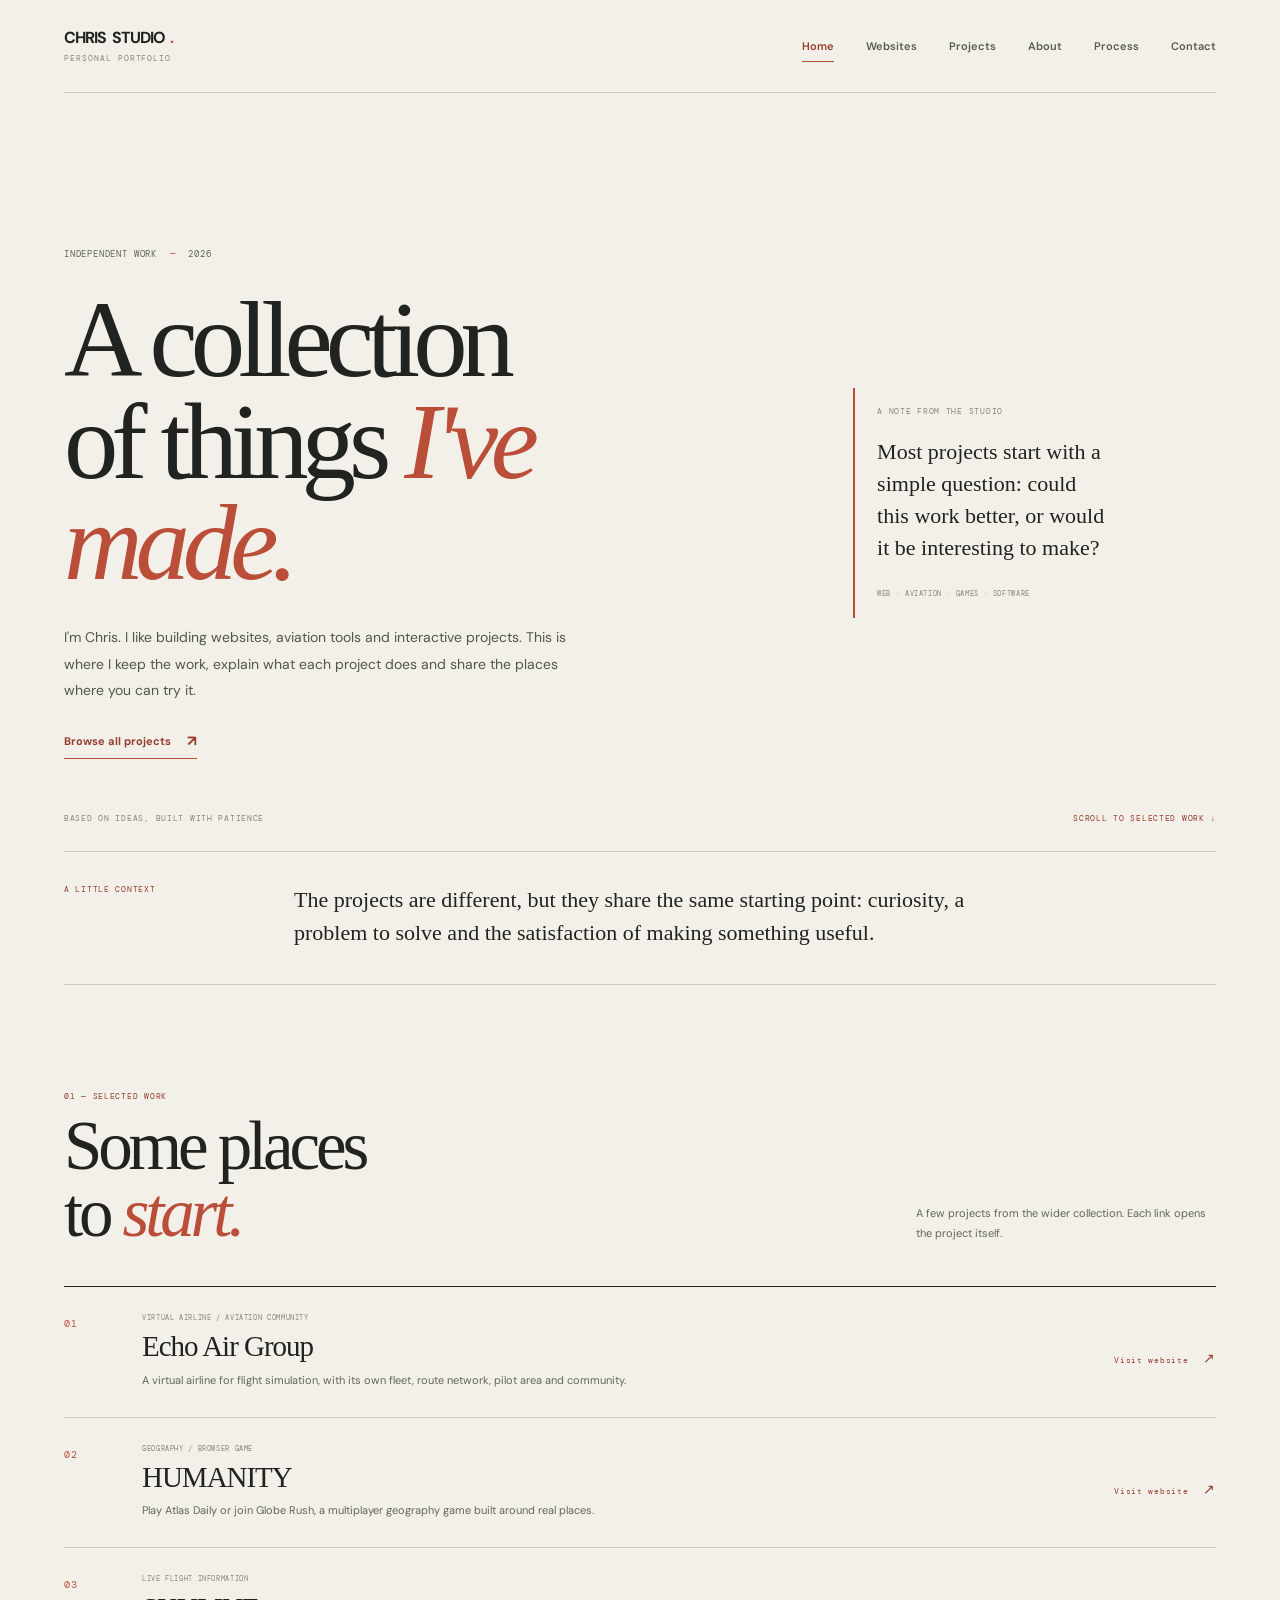
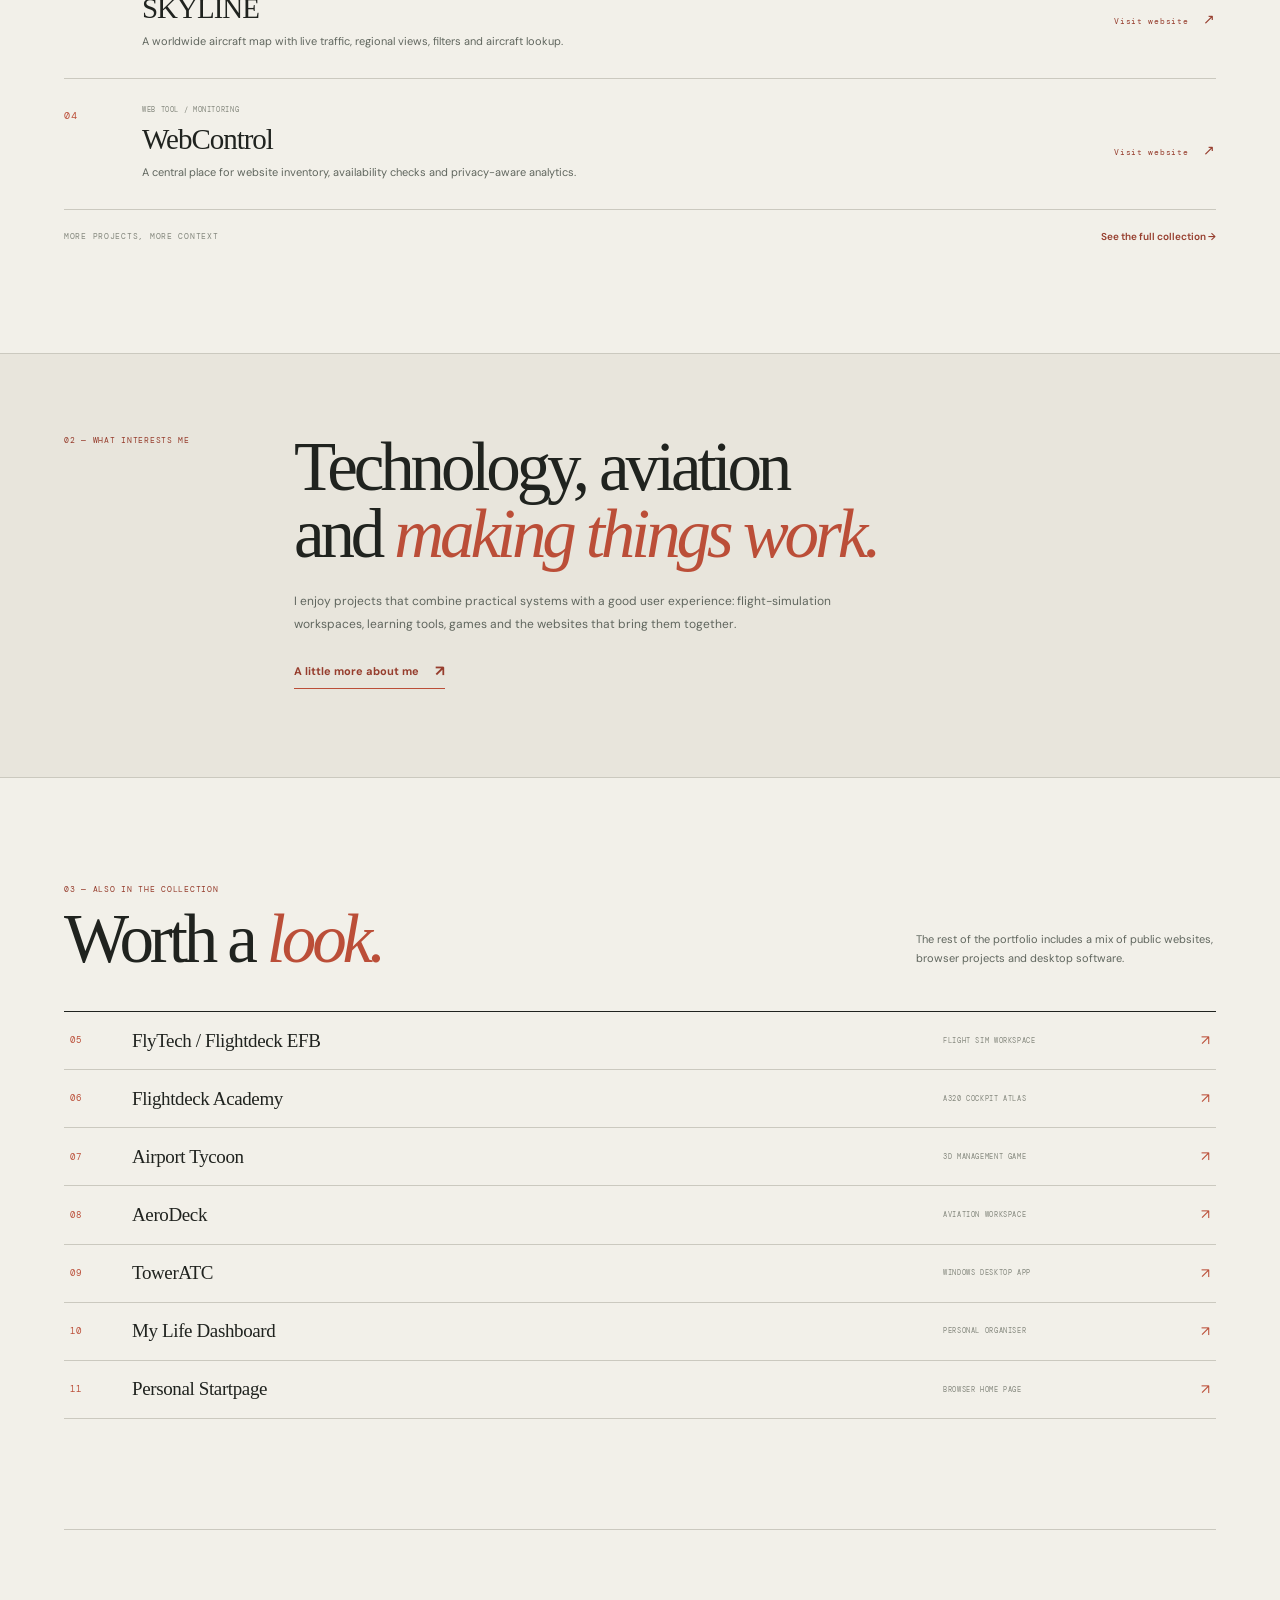
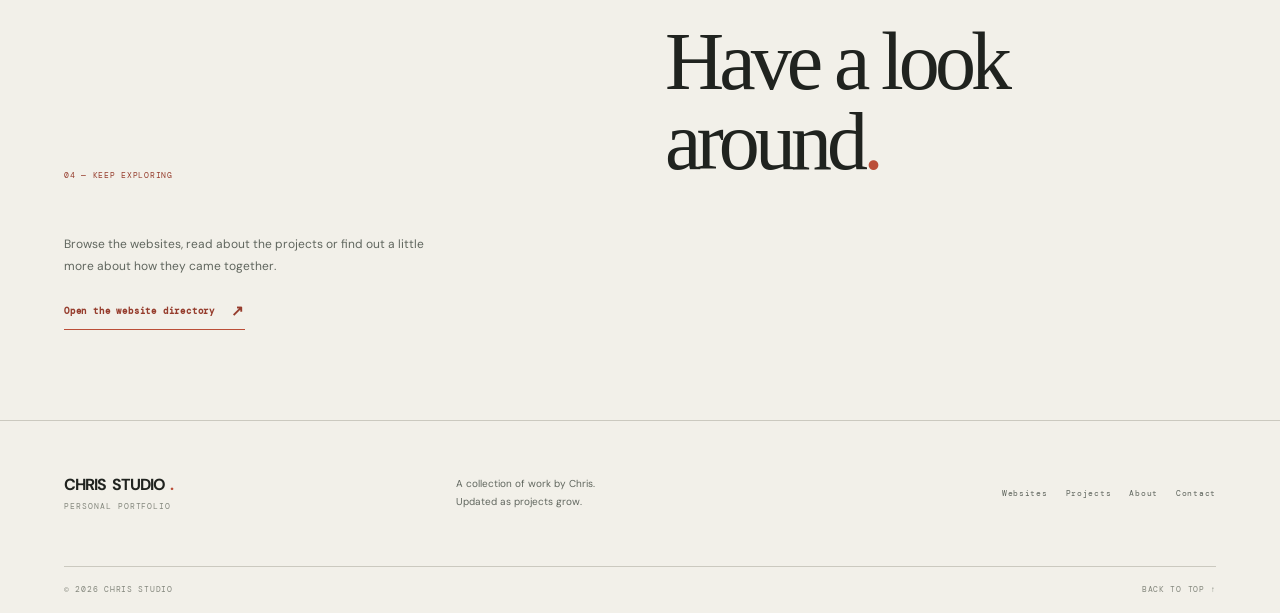
<file: index.html>
<!doctype html>
<html lang="en">
<head>
<meta charset="utf-8">
<meta name="viewport" content="width=device-width, initial-scale=1">
<meta name="theme-color" content="#f2f0e9">
<title>Chris Studio — Selected work</title>
<meta name="description" content="The personal portfolio of Chris. A collection of websites, aviation projects, games and useful tools.">
<link rel="icon" href="assets/favicon.svg" type="image/svg+xml">
<link rel="preconnect" href="https://fonts.googleapis.com">
<link rel="preconnect" href="https://fonts.gstatic.com" crossorigin>
<link href="https://fonts.googleapis.com/css2?family=DM+Sans:wght@400;500;600;700&family=DM+Mono:wght@400;500&display=swap" rel="stylesheet">
<link rel="stylesheet" href="styles.css">
<meta property="og:type" content="website">
<meta property="og:title" content="Chris Studio — Selected work">
<meta property="og:description" content="A collection of websites, aviation projects, games and useful tools by Chris.">
<meta property="og:image" content="https://echoairgroup.github.io/CHRIS-STUDIO/assets/social-card.svg">
</head>
<body data-page="home">
<a class="skip-link" href="#main">Skip to content</a>
<header class="site-header">
  <a class="wordmark" href="index.html"><span>CHRIS</span> STUDIO<span class="wordmark-period">.</span><small>PERSONAL PORTFOLIO</small></a>
  <button class="menu-toggle" type="button" aria-expanded="false" aria-controls="primary-nav">Menu <span>＋</span></button>
  <nav class="primary-nav" id="primary-nav" aria-label="Main navigation">
    <a href="index.html" data-page-link="home">Home</a>
    <a href="websites.html" data-page-link="websites">Websites</a>
    <a href="projects.html" data-page-link="projects">Projects</a>
    <a href="about.html" data-page-link="about">About</a>
    <a href="journey.html" data-page-link="journey">Process</a>
    <a href="contact.html" data-page-link="contact">Contact</a>
  </nav>
</header>

<main id="main">
  <section class="hero page-width">
    <div class="hero-main">
      <p class="eyebrow">INDEPENDENT WORK <span>—</span> 2026</p>
      <h1>A collection<br>of things <em>I've made.</em></h1>
      <p class="hero-copy">I'm Chris. I like building websites, aviation tools and interactive projects. This is where I keep the work, explain what each project does and share the places where you can try it.</p>
      <a class="under-link" href="projects.html">Browse all projects <span>↗</span></a>
    </div>
    <aside class="hero-aside">
      <p class="aside-index">A NOTE FROM THE STUDIO</p>
      <p>Most projects start with a simple question: could this work better, or would it be interesting to make?</p>
      <p class="aside-small">WEB · AVIATION · GAMES · SOFTWARE</p>
    </aside>
    <div class="hero-bottom"><span>BASED ON IDEAS, BUILT WITH PATIENCE</span><a href="#selected-work">SCROLL TO SELECTED WORK ↓</a></div>
  </section>

  <section class="intro-line page-width">
    <p class="section-label">A LITTLE CONTEXT</p>
    <p>The projects are different, but they share the same starting point: curiosity, a problem to solve and the satisfaction of making something useful.</p>
  </section>

  <section class="section page-width" id="selected-work">
    <div class="section-heading">
      <div><p class="section-label">01 — SELECTED WORK</p><h2>Some places<br>to <em>start.</em></h2></div>
      <p class="heading-note">A few projects from the wider collection. Each link opens the project itself.</p>
    </div>

    <div class="selected-list">
      <article class="selected-row">
        <span class="item-number">01</span>
        <div class="item-main"><p class="item-type">VIRTUAL AIRLINE / AVIATION COMMUNITY</p><h3>Echo Air Group</h3><p>A virtual airline for flight simulation, with its own fleet, route network, pilot area and community.</p></div>
        <a class="item-link" href="https://echoairgroup.github.io/Echo-Air-Group/" target="_blank" rel="noreferrer">Visit website <span>↗</span></a>
      </article>
      <article class="selected-row">
        <span class="item-number">02</span>
        <div class="item-main"><p class="item-type">GEOGRAPHY / BROWSER GAME</p><h3>HUMANITY</h3><p>Play Atlas Daily or join Globe Rush, a multiplayer geography game built around real places.</p></div>
        <a class="item-link" href="https://echoairgroup.github.io/HUMANITY/" target="_blank" rel="noreferrer">Visit website <span>↗</span></a>
      </article>
      <article class="selected-row">
        <span class="item-number">03</span>
        <div class="item-main"><p class="item-type">LIVE FLIGHT INFORMATION</p><h3>SKYLINE</h3><p>A worldwide aircraft map with live traffic, regional views, filters and aircraft lookup.</p></div>
        <a class="item-link" href="https://echoairgroup.github.io/SKYLINE/" target="_blank" rel="noreferrer">Visit website <span>↗</span></a>
      </article>
      <article class="selected-row">
        <span class="item-number">04</span>
        <div class="item-main"><p class="item-type">WEB TOOL / MONITORING</p><h3>WebControl</h3><p>A central place for website inventory, availability checks and privacy-aware analytics.</p></div>
        <a class="item-link" href="https://echoairgroup.github.io/webcontrol/" target="_blank" rel="noreferrer">Visit website <span>↗</span></a>
      </article>
    </div>
    <div class="section-end"><span>MORE PROJECTS, MORE CONTEXT</span><a href="projects.html">See the full collection →</a></div>
  </section>

  <section class="about-band">
    <div class="page-width about-band-inner">
      <p class="section-label">02 — WHAT INTERESTS ME</p>
      <div><h2>Technology, aviation<br>and <em>making things work.</em></h2><p>I enjoy projects that combine practical systems with a good user experience: flight-simulation workspaces, learning tools, games and the websites that bring them together.</p><a class="under-link" href="about.html">A little more about me <span>↗</span></a></div>
    </div>
  </section>

  <section class="section page-width other-work">
    <div class="section-heading">
      <div><p class="section-label">03 — ALSO IN THE COLLECTION</p><h2>Worth a <em>look.</em></h2></div>
      <p class="heading-note">The rest of the portfolio includes a mix of public websites, browser projects and desktop software.</p>
    </div>
    <div class="compact-list">
      <a href="https://echoairgroup.github.io/flightdeck-efb/" target="_blank" rel="noreferrer"><span>05</span><b>FlyTech / Flightdeck EFB</b><small>FLIGHT SIM WORKSPACE</small><i>↗</i></a>
      <a href="https://echoairgroup.github.io/Flightdeck-Academy/" target="_blank" rel="noreferrer"><span>06</span><b>Flightdeck Academy</b><small>A320 COCKPIT ATLAS</small><i>↗</i></a>
      <a href="https://echoairgroup.github.io/airport-tycoon/" target="_blank" rel="noreferrer"><span>07</span><b>Airport Tycoon</b><small>3D MANAGEMENT GAME</small><i>↗</i></a>
      <a href="https://echoairgroup.github.io/aerodeck/" target="_blank" rel="noreferrer"><span>08</span><b>AeroDeck</b><small>AVIATION WORKSPACE</small><i>↗</i></a>
      <a href="project-details.html#tower-atc"><span>09</span><b>TowerATC</b><small>WINDOWS DESKTOP APP</small><i>↗</i></a>
      <a href="https://echoairgroup.github.io/My-Life-Dashboard/" target="_blank" rel="noreferrer"><span>10</span><b>My Life Dashboard</b><small>PERSONAL ORGANISER</small><i>↗</i></a>
      <a href="https://echoairgroup.github.io/Personal-Startpage/" target="_blank" rel="noreferrer"><span>11</span><b>Personal Startpage</b><small>BROWSER HOME PAGE</small><i>↗</i></a>
    </div>
  </section>

  <section class="closing page-width">
    <p class="section-label">04 — KEEP EXPLORING</p>
    <h2>Have a look<br>around<span>.</span></h2>
    <div class="closing-bottom"><p>Browse the websites, read about the projects or find out a little more about how they came together.</p><a class="under-link" href="websites.html">Open the website directory <span>↗</span></a></div>
  </section>
</main>

<footer class="site-footer">
  <div class="page-width footer-main">
    <a class="wordmark" href="index.html"><span>CHRIS</span> STUDIO<span class="wordmark-period">.</span><small>PERSONAL PORTFOLIO</small></a>
    <p>A collection of work by Chris.<br>Updated as projects grow.</p>
    <nav class="footer-nav" aria-label="Footer navigation"><a href="websites.html">Websites</a><a href="projects.html">Projects</a><a href="about.html">About</a><a href="contact.html">Contact</a></nav>
  </div>
  <div class="page-width footer-bottom"><span>© <span data-year>2026</span> CHRIS STUDIO</span><a href="#main">BACK TO TOP ↑</a></div>
</footer>
<script src="script.js" defer></script>
</body>
</html>
</file>
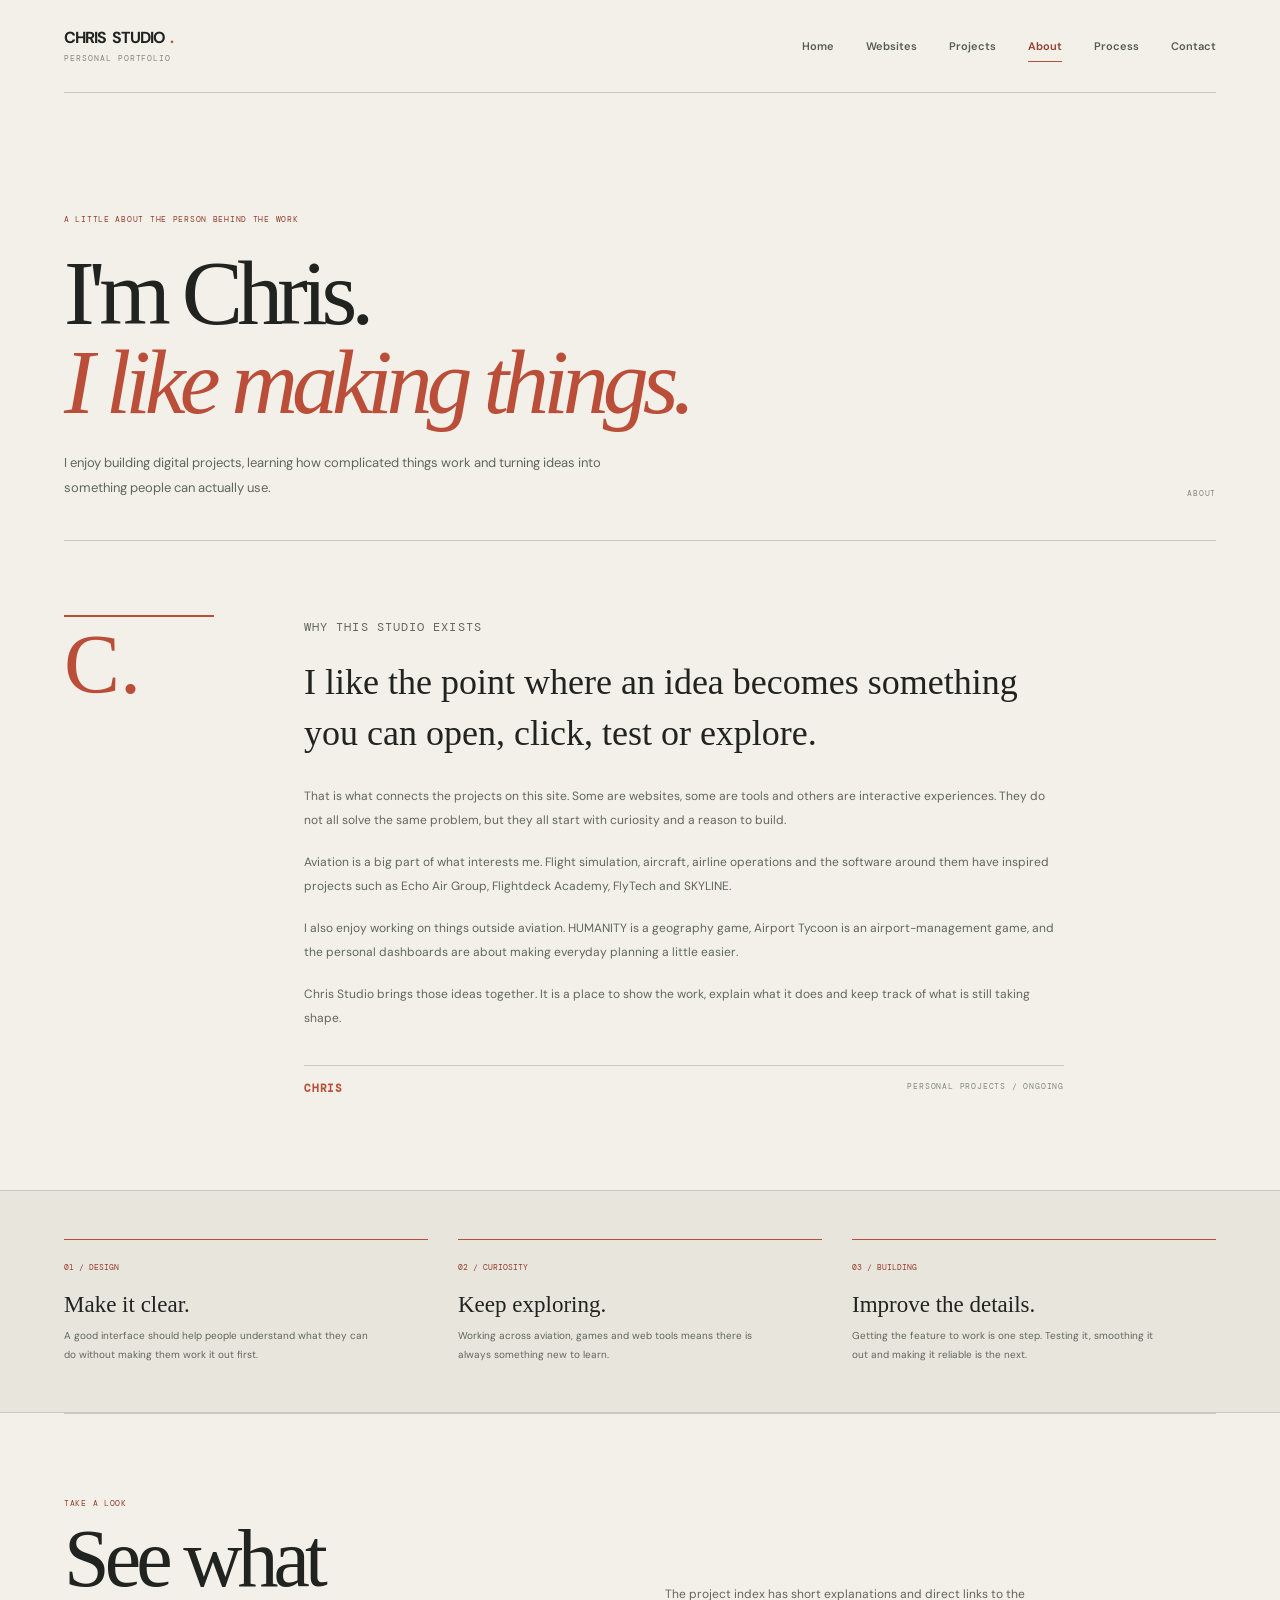
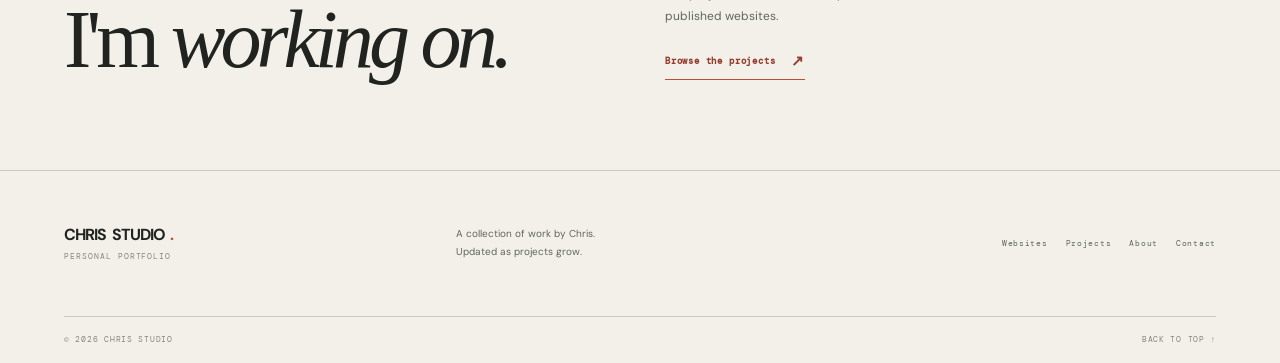
<file: about.html>
<!doctype html>
<html lang="en">
<head>
<meta charset="utf-8"><meta name="viewport" content="width=device-width, initial-scale=1"><meta name="theme-color" content="#f2f0e9">
<title>About — Chris Studio</title><meta name="description" content="A little about Chris and the interests behind the projects in this portfolio.">
<link rel="icon" href="assets/favicon.svg" type="image/svg+xml"><link rel="preconnect" href="https://fonts.googleapis.com"><link rel="preconnect" href="https://fonts.gstatic.com" crossorigin>
<link href="https://fonts.googleapis.com/css2?family=DM+Sans:wght@400;500;600;700&family=DM+Mono:wght@400;500&display=swap" rel="stylesheet"><link rel="stylesheet" href="styles.css">
<meta property="og:type" content="website"><meta property="og:title" content="About — Chris Studio"><meta property="og:description" content="The person and interests behind the work."><meta property="og:image" content="https://echoairgroup.github.io/CHRIS-STUDIO/assets/social-card.svg">
</head>
<body data-page="about">
<a class="skip-link" href="#main">Skip to content</a>
<header class="site-header">
<a class="wordmark" href="index.html"><span>CHRIS</span> STUDIO<span class="wordmark-period">.</span><small>PERSONAL PORTFOLIO</small></a>
<button class="menu-toggle" type="button" aria-expanded="false" aria-controls="primary-nav">Menu <span>＋</span></button>
<nav class="primary-nav" id="primary-nav" aria-label="Main navigation"><a href="index.html" data-page-link="home">Home</a><a href="websites.html" data-page-link="websites">Websites</a><a href="projects.html" data-page-link="projects">Projects</a><a href="about.html" data-page-link="about">About</a><a href="journey.html" data-page-link="journey">Process</a><a href="contact.html" data-page-link="contact">Contact</a></nav>
</header>
<main id="main">
<section class="page-hero page-width">
<p class="page-kicker">A LITTLE ABOUT THE PERSON BEHIND THE WORK</p>
<h1>I'm Chris.<br><em>I like making things.</em></h1>
<div class="page-hero-bottom"><p class="page-lead">I enjoy building digital projects, learning how complicated things work and turning ideas into something people can actually use.</p><span class="page-index">ABOUT</span></div>
</section>
<section class="story-section page-width">
<aside class="story-mark" aria-hidden="true">C.</aside>
<div class="story-copy">
<p class="section-label">WHY THIS STUDIO EXISTS</p>
<p class="story-lead">I like the point where an idea becomes something you can open, click, test or explore.</p>
<p>That is what connects the projects on this site. Some are websites, some are tools and others are interactive experiences. They do not all solve the same problem, but they all start with curiosity and a reason to build.</p>
<p>Aviation is a big part of what interests me. Flight simulation, aircraft, airline operations and the software around them have inspired projects such as Echo Air Group, Flightdeck Academy, FlyTech and SKYLINE.</p>
<p>I also enjoy working on things outside aviation. HUMANITY is a geography game, Airport Tycoon is an airport-management game, and the personal dashboards are about making everyday planning a little easier.</p>
<p>Chris Studio brings those ideas together. It is a place to show the work, explain what it does and keep track of what is still taking shape.</p>
<div class="story-signature"><b>CHRIS</b><span>PERSONAL PROJECTS / ONGOING</span></div>
</div>
</section>
<section class="values-section"><div class="page-width values-grid">
<article class="value-card"><span>01 / DESIGN</span><h2>Make it clear.</h2><p>A good interface should help people understand what they can do without making them work it out first.</p></article>
<article class="value-card"><span>02 / CURIOSITY</span><h2>Keep exploring.</h2><p>Working across aviation, games and web tools means there is always something new to learn.</p></article>
<article class="value-card"><span>03 / BUILDING</span><h2>Improve the details.</h2><p>Getting the feature to work is one step. Testing it, smoothing it out and making it reliable is the next.</p></article>
</div></section>
<section class="page-width closing"><div><p class="section-label">TAKE A LOOK</p><h2>See what<br>I'm <em>working on.</em></h2></div><div class="closing-bottom"><p>The project index has short explanations and direct links to the published websites.</p><a class="under-link" href="projects.html">Browse the projects <span>↗</span></a></div></section>
</main>
<footer class="site-footer"><div class="page-width footer-main"><a class="wordmark" href="index.html"><span>CHRIS</span> STUDIO<span class="wordmark-period">.</span><small>PERSONAL PORTFOLIO</small></a><p>A collection of work by Chris.<br>Updated as projects grow.</p><nav class="footer-nav"><a href="websites.html">Websites</a><a href="projects.html">Projects</a><a href="about.html">About</a><a href="contact.html">Contact</a></nav></div><div class="page-width footer-bottom"><span>© <span data-year>2026</span> CHRIS STUDIO</span><a href="#main">BACK TO TOP ↑</a></div></footer>
<script src="script.js" defer></script>
</body>
</html>
</file>
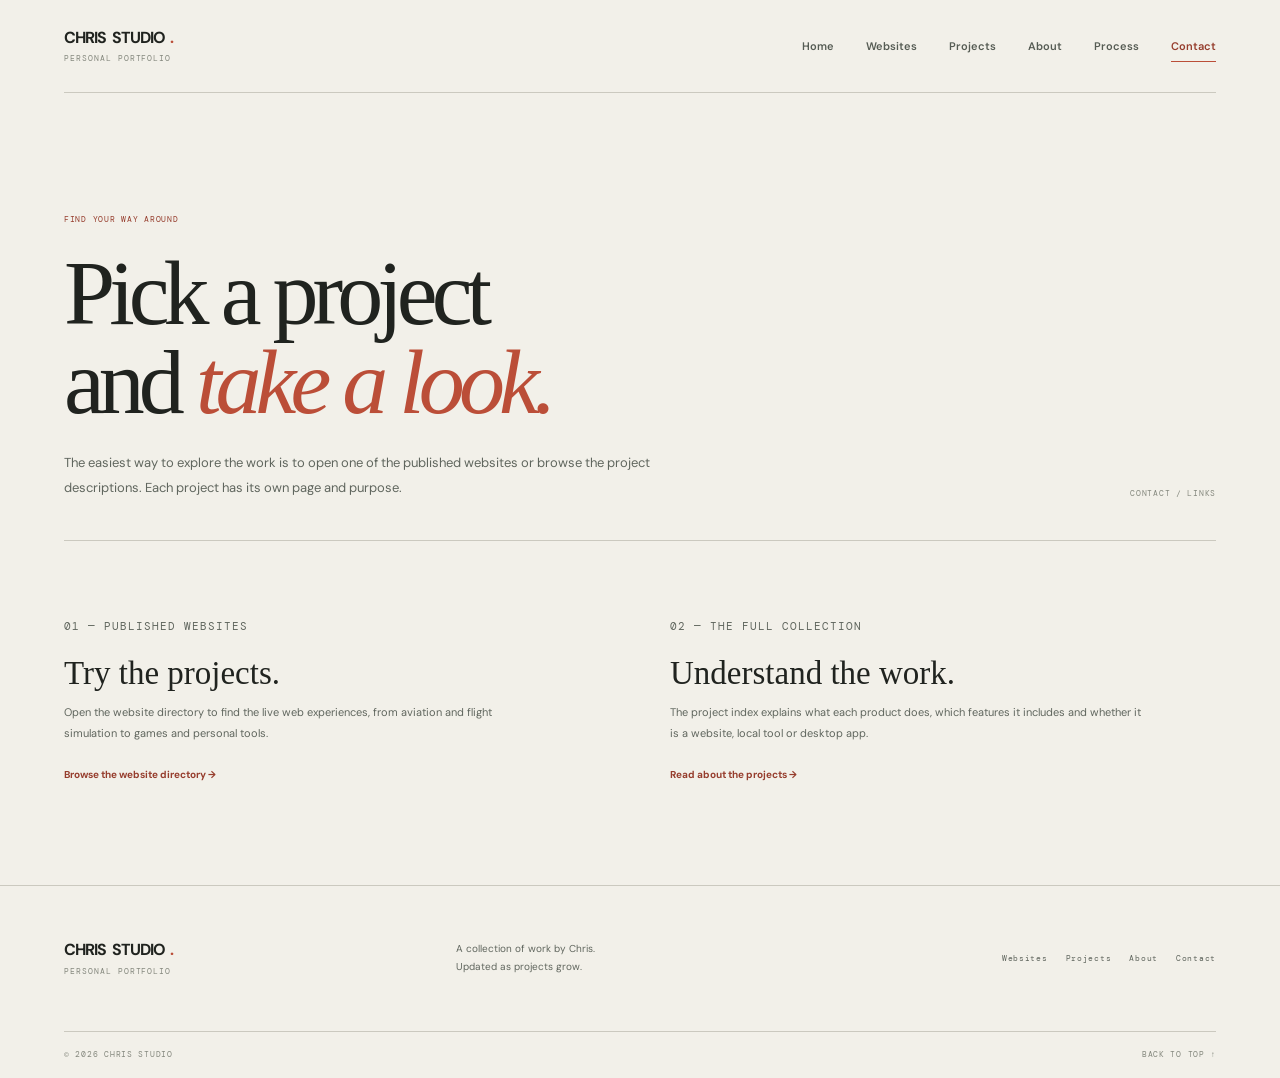
<file: contact.html>
<!doctype html>
<html lang="en">
<head>
<meta charset="utf-8"><meta name="viewport" content="width=device-width, initial-scale=1"><meta name="theme-color" content="#f2f0e9">
<title>Contact — Chris Studio</title><meta name="description" content="Explore the work and find the right place to start with Chris Studio.">
<link rel="icon" href="assets/favicon.svg" type="image/svg+xml"><link rel="preconnect" href="https://fonts.googleapis.com"><link rel="preconnect" href="https://fonts.gstatic.com" crossorigin>
<link href="https://fonts.googleapis.com/css2?family=DM+Sans:wght@400;500;600;700&family=DM+Mono:wght@400;500&display=swap" rel="stylesheet"><link rel="stylesheet" href="styles.css">
<meta property="og:type" content="website"><meta property="og:title" content="Contact — Chris Studio"><meta property="og:description" content="Find the projects and published websites."><meta property="og:image" content="https://echoairgroup.github.io/CHRIS-STUDIO/assets/social-card.svg">
</head>
<body data-page="contact">
<a class="skip-link" href="#main">Skip to content</a>
<header class="site-header">
<a class="wordmark" href="index.html"><span>CHRIS</span> STUDIO<span class="wordmark-period">.</span><small>PERSONAL PORTFOLIO</small></a>
<button class="menu-toggle" type="button" aria-expanded="false" aria-controls="primary-nav">Menu <span>＋</span></button>
<nav class="primary-nav" id="primary-nav" aria-label="Main navigation"><a href="index.html" data-page-link="home">Home</a><a href="websites.html" data-page-link="websites">Websites</a><a href="projects.html" data-page-link="projects">Projects</a><a href="about.html" data-page-link="about">About</a><a href="journey.html" data-page-link="journey">Process</a><a href="contact.html" data-page-link="contact">Contact</a></nav>
</header>
<main id="main">
<section class="page-hero page-width">
<p class="page-kicker">FIND YOUR WAY AROUND</p>
<h1>Pick a project<br>and <em>take a look.</em></h1>
<div class="page-hero-bottom"><p class="page-lead">The easiest way to explore the work is to open one of the published websites or browse the project descriptions. Each project has its own page and purpose.</p><span class="page-index">CONTACT / LINKS</span></div>
</section>
<section class="contact-main page-width">
<article><p class="section-label">01 — PUBLISHED WEBSITES</p><h2>Try the projects.</h2><p>Open the website directory to find the live web experiences, from aviation and flight simulation to games and personal tools.</p><a href="websites.html">Browse the website directory →</a></article>
<article><p class="section-label">02 — THE FULL COLLECTION</p><h2>Understand the work.</h2><p>The project index explains what each product does, which features it includes and whether it is a website, local tool or desktop app.</p><a href="projects.html">Read about the projects →</a></article>
</section>
</main>
<footer class="site-footer"><div class="page-width footer-main"><a class="wordmark" href="index.html"><span>CHRIS</span> STUDIO<span class="wordmark-period">.</span><small>PERSONAL PORTFOLIO</small></a><p>A collection of work by Chris.<br>Updated as projects grow.</p><nav class="footer-nav"><a href="websites.html">Websites</a><a href="projects.html">Projects</a><a href="about.html">About</a><a href="contact.html">Contact</a></nav></div><div class="page-width footer-bottom"><span>© <span data-year>2026</span> CHRIS STUDIO</span><a href="#main">BACK TO TOP ↑</a></div></footer>
<script src="script.js" defer></script>
</body>
</html>
</file>
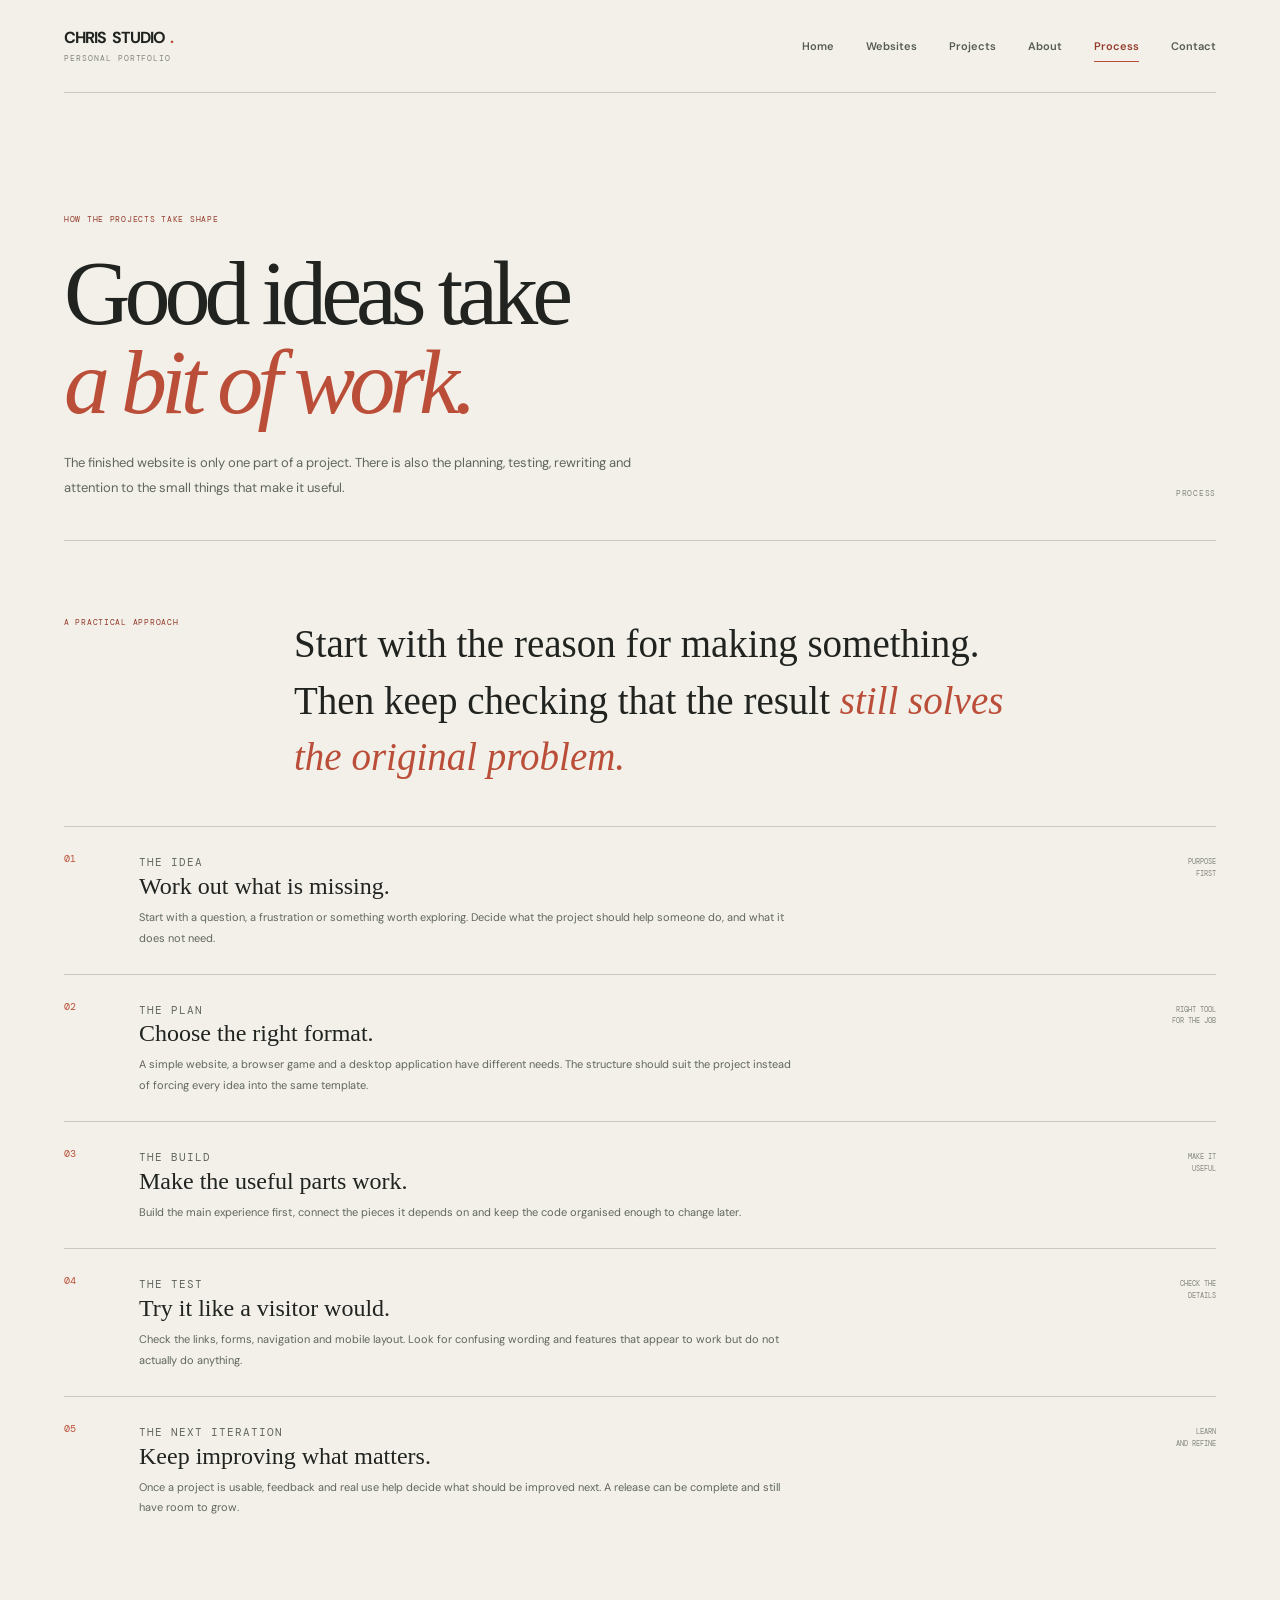
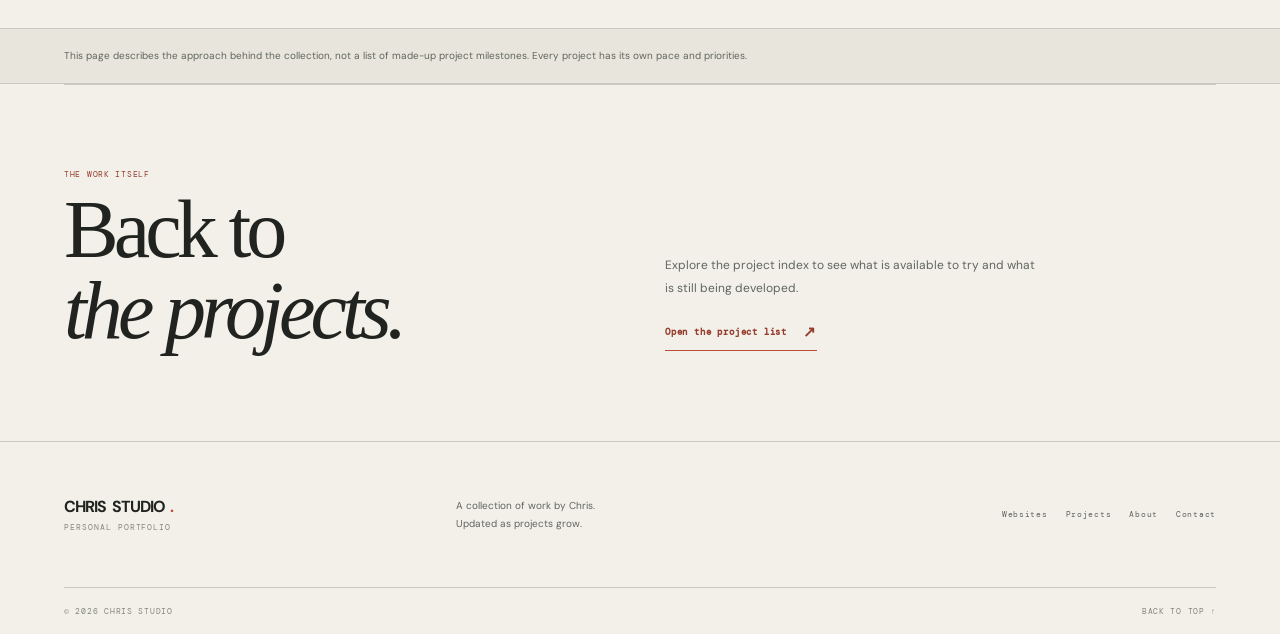
<file: journey.html>
<!doctype html>
<html lang="en">
<head>
<meta charset="utf-8"><meta name="viewport" content="width=device-width, initial-scale=1"><meta name="theme-color" content="#f2f0e9">
<title>Process — Chris Studio</title><meta name="description" content="A look at the process behind the websites, games and tools in Chris Studio.">
<link rel="icon" href="assets/favicon.svg" type="image/svg+xml"><link rel="preconnect" href="https://fonts.googleapis.com"><link rel="preconnect" href="https://fonts.gstatic.com" crossorigin>
<link href="https://fonts.googleapis.com/css2?family=DM+Sans:wght@400;500;600;700&family=DM+Mono:wght@400;500&display=swap" rel="stylesheet"><link rel="stylesheet" href="styles.css">
<meta property="og:type" content="website"><meta property="og:title" content="Process — Chris Studio"><meta property="og:description" content="How the projects take shape."><meta property="og:image" content="https://echoairgroup.github.io/CHRIS-STUDIO/assets/social-card.svg">
</head>
<body data-page="journey">
<a class="skip-link" href="#main">Skip to content</a>
<header class="site-header">
<a class="wordmark" href="index.html"><span>CHRIS</span> STUDIO<span class="wordmark-period">.</span><small>PERSONAL PORTFOLIO</small></a>
<button class="menu-toggle" type="button" aria-expanded="false" aria-controls="primary-nav">Menu <span>＋</span></button>
<nav class="primary-nav" id="primary-nav" aria-label="Main navigation"><a href="index.html" data-page-link="home">Home</a><a href="websites.html" data-page-link="websites">Websites</a><a href="projects.html" data-page-link="projects">Projects</a><a href="about.html" data-page-link="about">About</a><a href="journey.html" data-page-link="journey">Process</a><a href="contact.html" data-page-link="contact">Contact</a></nav>
</header>
<main id="main">
<section class="page-hero page-width">
<p class="page-kicker">HOW THE PROJECTS TAKE SHAPE</p>
<h1>Good ideas take<br><em>a bit of work.</em></h1>
<div class="page-hero-bottom"><p class="page-lead">The finished website is only one part of a project. There is also the planning, testing, rewriting and attention to the small things that make it useful.</p><span class="page-index">PROCESS</span></div>
</section>
<section class="journey-intro page-width"><p class="section-label">A PRACTICAL APPROACH</p><p>Start with the reason for making something. Then keep checking that the result <em>still solves the original problem.</em></p></section>
<section class="timeline page-width">
<article class="timeline-row"><span class="timeline-number">01</span><div class="timeline-copy"><p class="section-label">THE IDEA</p><h2>Work out what is missing.</h2><p>Start with a question, a frustration or something worth exploring. Decide what the project should help someone do, and what it does not need.</p></div><span class="timeline-side">PURPOSE<br>FIRST</span></article>
<article class="timeline-row"><span class="timeline-number">02</span><div class="timeline-copy"><p class="section-label">THE PLAN</p><h2>Choose the right format.</h2><p>A simple website, a browser game and a desktop application have different needs. The structure should suit the project instead of forcing every idea into the same template.</p></div><span class="timeline-side">RIGHT TOOL<br>FOR THE JOB</span></article>
<article class="timeline-row"><span class="timeline-number">03</span><div class="timeline-copy"><p class="section-label">THE BUILD</p><h2>Make the useful parts work.</h2><p>Build the main experience first, connect the pieces it depends on and keep the code organised enough to change later.</p></div><span class="timeline-side">MAKE IT<br>USEFUL</span></article>
<article class="timeline-row"><span class="timeline-number">04</span><div class="timeline-copy"><p class="section-label">THE TEST</p><h2>Try it like a visitor would.</h2><p>Check the links, forms, navigation and mobile layout. Look for confusing wording and features that appear to work but do not actually do anything.</p></div><span class="timeline-side">CHECK THE<br>DETAILS</span></article>
<article class="timeline-row"><span class="timeline-number">05</span><div class="timeline-copy"><p class="section-label">THE NEXT ITERATION</p><h2>Keep improving what matters.</h2><p>Once a project is usable, feedback and real use help decide what should be improved next. A release can be complete and still have room to grow.</p></div><span class="timeline-side">LEARN<br>AND REFINE</span></article>
</section>
<div class="process-note"><div class="page-width">This page describes the approach behind the collection, not a list of made-up project milestones. Every project has its own pace and priorities.</div></div>
<section class="page-width closing"><div><p class="section-label">THE WORK ITSELF</p><h2>Back to<br><em>the projects.</em></h2></div><div class="closing-bottom"><p>Explore the project index to see what is available to try and what is still being developed.</p><a class="under-link" href="projects.html">Open the project list <span>↗</span></a></div></section>
</main>
<footer class="site-footer"><div class="page-width footer-main"><a class="wordmark" href="index.html"><span>CHRIS</span> STUDIO<span class="wordmark-period">.</span><small>PERSONAL PORTFOLIO</small></a><p>A collection of work by Chris.<br>Updated as projects grow.</p><nav class="footer-nav"><a href="websites.html">Websites</a><a href="projects.html">Projects</a><a href="about.html">About</a><a href="contact.html">Contact</a></nav></div><div class="page-width footer-bottom"><span>© <span data-year>2026</span> CHRIS STUDIO</span><a href="#main">BACK TO TOP ↑</a></div></footer>
<script src="script.js" defer></script>
</body>
</html>
</file>
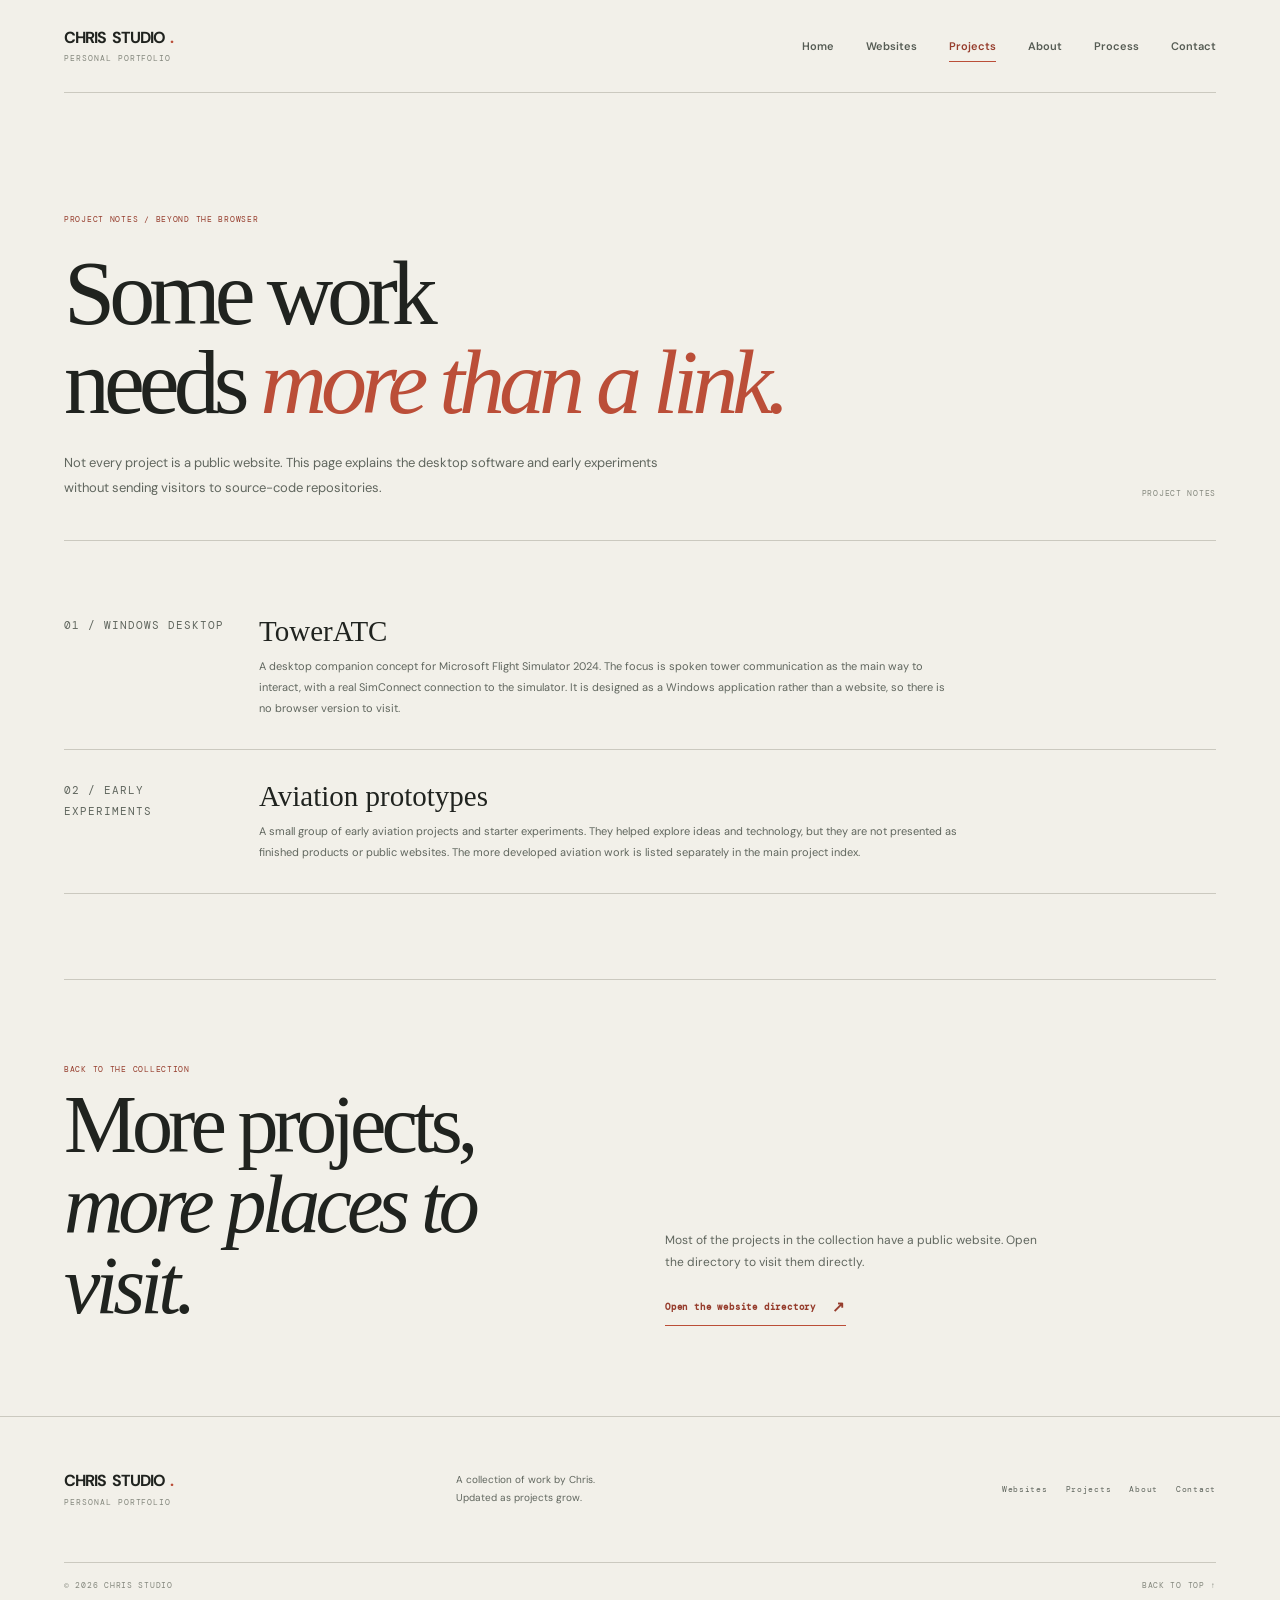
<file: project-details.html>
<!doctype html>
<html lang="en">
<head>
<meta charset="utf-8"><meta name="viewport" content="width=device-width, initial-scale=1"><meta name="theme-color" content="#f2f0e9">
<title>Project notes — Chris Studio</title><meta name="description" content="More information about the projects that are not public browser websites.">
<link rel="icon" href="assets/favicon.svg" type="image/svg+xml"><link rel="preconnect" href="https://fonts.googleapis.com"><link rel="preconnect" href="https://fonts.gstatic.com" crossorigin>
<link href="https://fonts.googleapis.com/css2?family=DM+Sans:wght@400;500;600;700&family=DM+Mono:wght@400;500&display=swap" rel="stylesheet"><link rel="stylesheet" href="styles.css">
</head>
<body data-page="projects">
<a class="skip-link" href="#main">Skip to content</a>
<header class="site-header">
<a class="wordmark" href="index.html"><span>CHRIS</span> STUDIO<span class="wordmark-period">.</span><small>PERSONAL PORTFOLIO</small></a>
<button class="menu-toggle" type="button" aria-expanded="false" aria-controls="primary-nav">Menu <span>＋</span></button>
<nav class="primary-nav" id="primary-nav" aria-label="Main navigation"><a href="index.html" data-page-link="home">Home</a><a href="websites.html" data-page-link="websites">Websites</a><a href="projects.html" data-page-link="projects">Projects</a><a href="about.html" data-page-link="about">About</a><a href="journey.html" data-page-link="journey">Process</a><a href="contact.html" data-page-link="contact">Contact</a></nav>
</header>
<main id="main">
<section class="page-hero page-width">
<p class="page-kicker">PROJECT NOTES / BEYOND THE BROWSER</p>
<h1>Some work<br>needs <em>more than a link.</em></h1>
<div class="page-hero-bottom"><p class="page-lead">Not every project is a public website. This page explains the desktop software and early experiments without sending visitors to source-code repositories.</p><span class="page-index">PROJECT NOTES</span></div>
</section>
<section class="details-section page-width">
<article class="detail-entry" id="tower-atc">
<p class="detail-label">01 / WINDOWS DESKTOP</p>
<div><h2>TowerATC</h2><p>A desktop companion concept for Microsoft Flight Simulator 2024. The focus is spoken tower communication as the main way to interact, with a real SimConnect connection to the simulator. It is designed as a Windows application rather than a website, so there is no browser version to visit.</p></div>
</article>
<article class="detail-entry" id="aviation-prototypes">
<p class="detail-label">02 / EARLY EXPERIMENTS</p>
<div><h2>Aviation prototypes</h2><p>A small group of early aviation projects and starter experiments. They helped explore ideas and technology, but they are not presented as finished products or public websites. The more developed aviation work is listed separately in the main project index.</p></div>
</article>
</section>
<section class="page-width closing"><div><p class="section-label">BACK TO THE COLLECTION</p><h2>More projects,<br><em>more places to visit.</em></h2></div><div class="closing-bottom"><p>Most of the projects in the collection have a public website. Open the directory to visit them directly.</p><a class="under-link" href="websites.html">Open the website directory <span>↗</span></a></div></section>
</main>
<footer class="site-footer"><div class="page-width footer-main"><a class="wordmark" href="index.html"><span>CHRIS</span> STUDIO<span class="wordmark-period">.</span><small>PERSONAL PORTFOLIO</small></a><p>A collection of work by Chris.<br>Updated as projects grow.</p><nav class="footer-nav"><a href="websites.html">Websites</a><a href="projects.html">Projects</a><a href="about.html">About</a><a href="contact.html">Contact</a></nav></div><div class="page-width footer-bottom"><span>© <span data-year>2026</span> CHRIS STUDIO</span><a href="#main">BACK TO TOP ↑</a></div></footer>
<script src="script.js" defer></script>
</body>
</html>
</file>
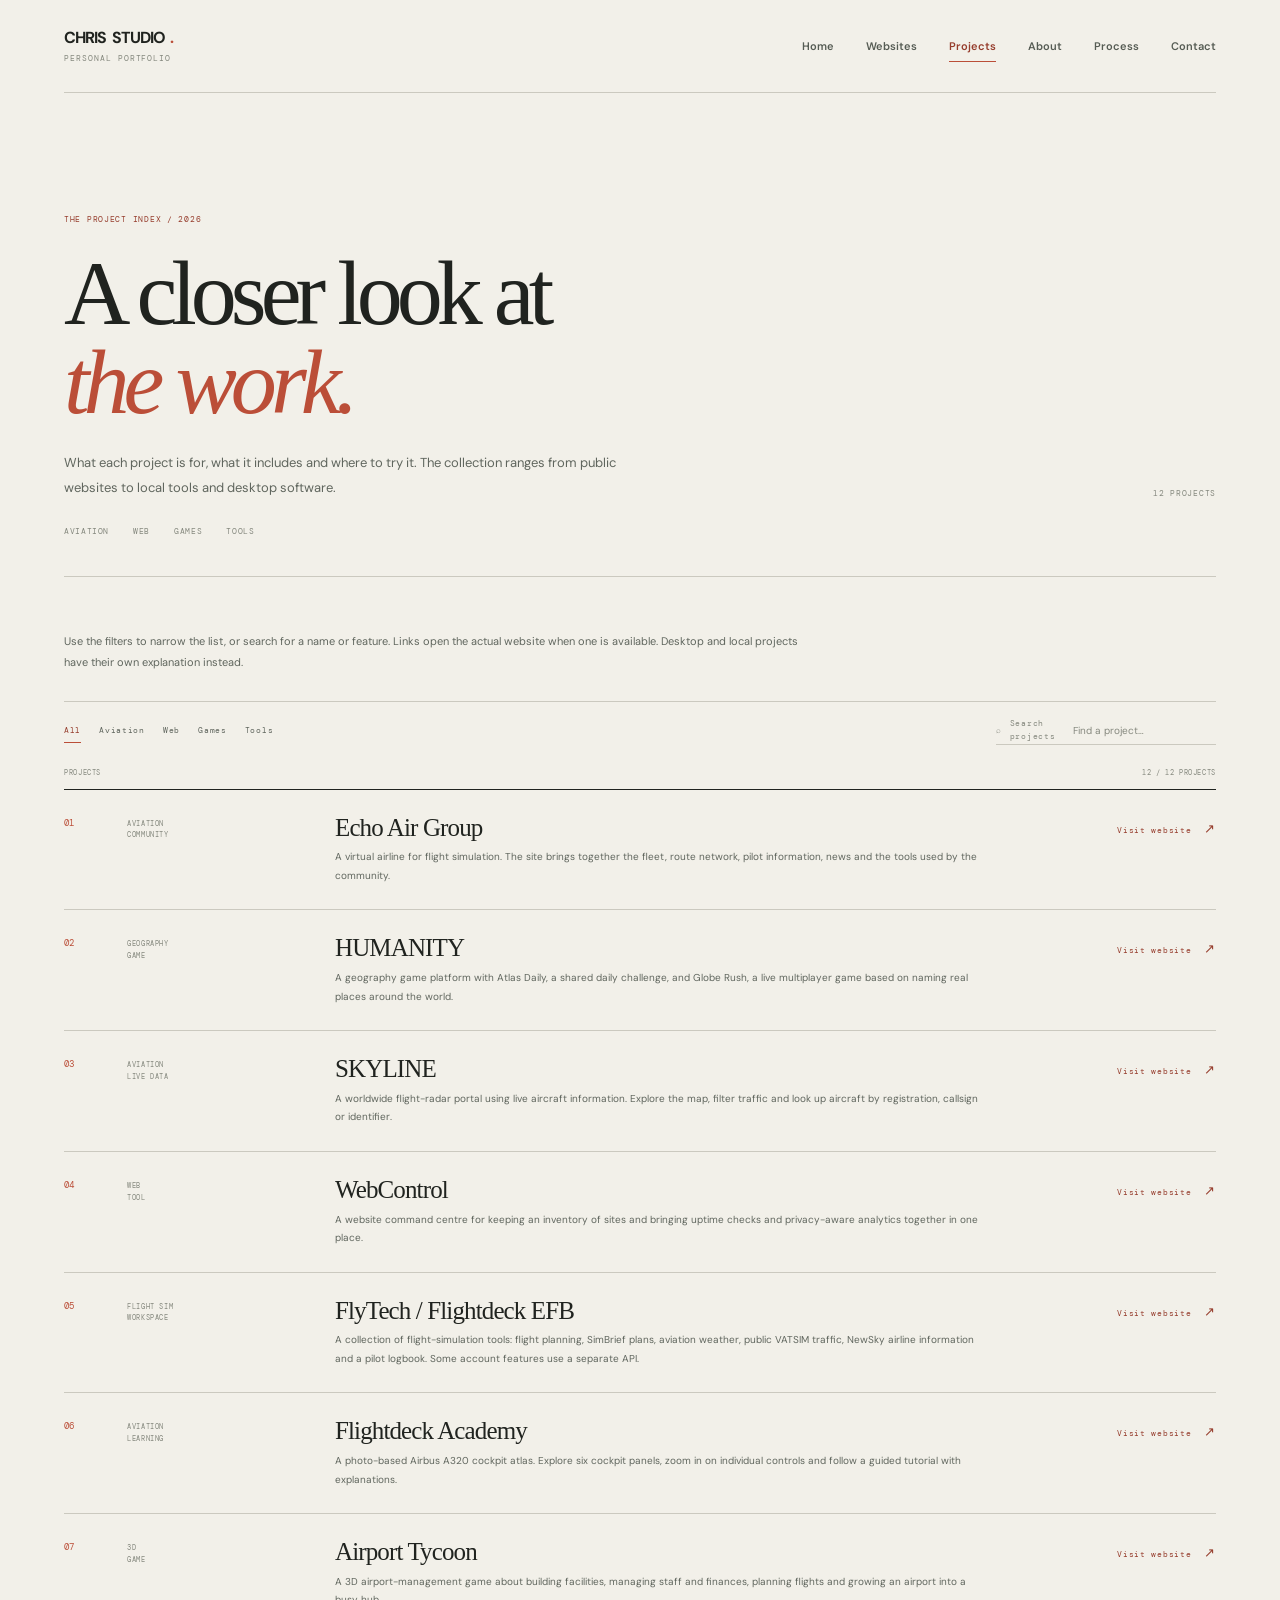
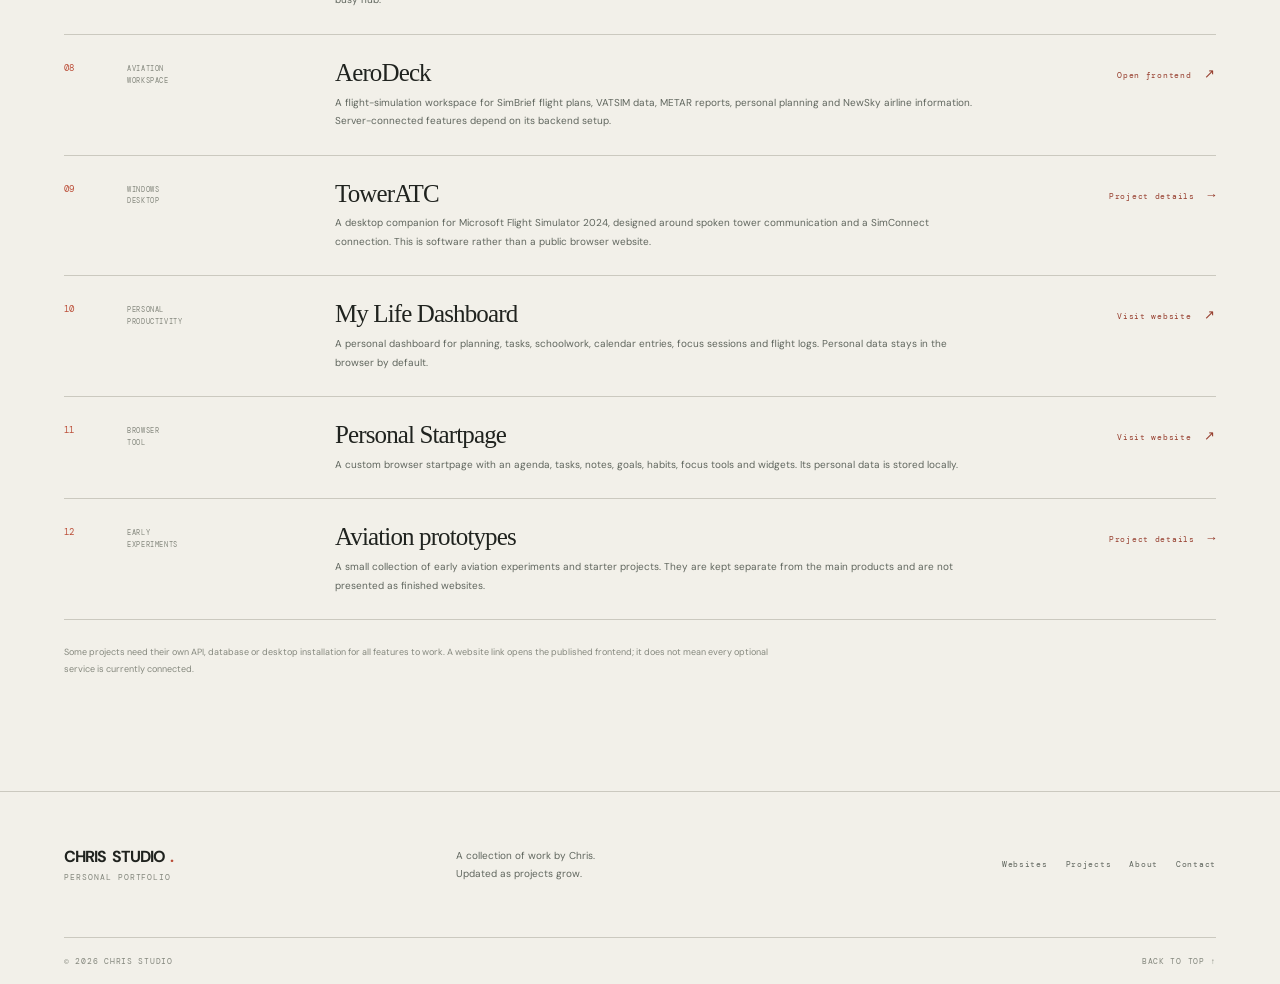
<file: projects.html>
<!doctype html>
<html lang="en">
<head>
<meta charset="utf-8"><meta name="viewport" content="width=device-width, initial-scale=1"><meta name="theme-color" content="#f2f0e9">
<title>Projects — Chris Studio</title>
<meta name="description" content="A straightforward guide to the websites, aviation tools, games and software projects by Chris.">
<link rel="icon" href="assets/favicon.svg" type="image/svg+xml"><link rel="preconnect" href="https://fonts.googleapis.com"><link rel="preconnect" href="https://fonts.gstatic.com" crossorigin>
<link href="https://fonts.googleapis.com/css2?family=DM+Sans:wght@400;500;600;700&family=DM+Mono:wght@400;500&display=swap" rel="stylesheet"><link rel="stylesheet" href="styles.css">
<meta property="og:type" content="website"><meta property="og:title" content="Projects — Chris Studio"><meta property="og:description" content="Websites, aviation tools, games and software projects by Chris."><meta property="og:image" content="https://echoairgroup.github.io/CHRIS-STUDIO/assets/social-card.svg">
</head>
<body data-page="projects">
<a class="skip-link" href="#main">Skip to content</a>
<header class="site-header">
<a class="wordmark" href="index.html"><span>CHRIS</span> STUDIO<span class="wordmark-period">.</span><small>PERSONAL PORTFOLIO</small></a>
<button class="menu-toggle" type="button" aria-expanded="false" aria-controls="primary-nav">Menu <span>＋</span></button>
<nav class="primary-nav" id="primary-nav" aria-label="Main navigation"><a href="index.html" data-page-link="home">Home</a><a href="websites.html" data-page-link="websites">Websites</a><a href="projects.html" data-page-link="projects">Projects</a><a href="about.html" data-page-link="about">About</a><a href="journey.html" data-page-link="journey">Process</a><a href="contact.html" data-page-link="contact">Contact</a></nav>
</header>
<main id="main">
<section class="page-hero page-width">
<p class="page-kicker">THE PROJECT INDEX / 2026</p>
<h1>A closer look at<br><em>the work.</em></h1>
<div class="page-hero-bottom"><p class="page-lead">What each project is for, what it includes and where to try it. The collection ranges from public websites to local tools and desktop software.</p><span class="page-index">12 PROJECTS</span></div>
<div class="page-meta"><span>AVIATION</span><span>WEB</span><span>GAMES</span><span>TOOLS</span></div>
</section>

<section class="project-browser page-width">
<p class="project-intro">Use the filters to narrow the list, or search for a name or feature. Links open the actual website when one is available. Desktop and local projects have their own explanation instead.</p>
<div class="project-toolbar">
  <div class="filter-buttons" role="group" aria-label="Filter projects">
    <button class="filter-button active" type="button" data-filter="all" aria-pressed="true">All</button>
    <button class="filter-button" type="button" data-filter="aviation" aria-pressed="false">Aviation</button>
    <button class="filter-button" type="button" data-filter="web" aria-pressed="false">Web</button>
    <button class="filter-button" type="button" data-filter="games" aria-pressed="false">Games</button>
    <button class="filter-button" type="button" data-filter="tools" aria-pressed="false">Tools</button>
  </div>
  <label class="project-search"><span aria-hidden="true">⌕</span><span class="sr-only">Search projects</span><input id="project-search" type="search" placeholder="Find a project…" autocomplete="off"></label>
</div>
<div class="project-count"><span>PROJECTS</span><span data-results-count>12 / 12 PROJECTS</span></div>

<div class="project-list" id="project-list">
  <article class="project-row" id="echo-air-group" data-project-row data-category="aviation web" data-search="echo air group virtual airline community flight simulation pilots fleet route network newsky">
    <span class="project-number">01</span><span class="project-category">AVIATION<br>COMMUNITY</span>
    <div class="project-copy"><h2>Echo Air Group</h2><p>A virtual airline for flight simulation. The site brings together the fleet, route network, pilot information, news and the tools used by the community.</p></div>
    <a class="project-link" href="https://echoairgroup.github.io/Echo-Air-Group/" target="_blank" rel="noreferrer">Visit website <span>↗</span></a>
  </article>
  <article class="project-row" id="humanity" data-project-row data-category="games web" data-search="humanity atlas daily globe rush geography game multiplayer countries real places">
    <span class="project-number">02</span><span class="project-category">GEOGRAPHY<br>GAME</span>
    <div class="project-copy"><h2>HUMANITY</h2><p>A geography game platform with Atlas Daily, a shared daily challenge, and Globe Rush, a live multiplayer game based on naming real places around the world.</p></div>
    <a class="project-link" href="https://echoairgroup.github.io/HUMANITY/" target="_blank" rel="noreferrer">Visit website <span>↗</span></a>
  </article>
  <article class="project-row" id="skyline" data-project-row data-category="aviation web" data-search="skyline live flight radar aircraft traffic global map adsb filters lookup">
    <span class="project-number">03</span><span class="project-category">AVIATION<br>LIVE DATA</span>
    <div class="project-copy"><h2>SKYLINE</h2><p>A worldwide flight-radar portal using live aircraft information. Explore the map, filter traffic and look up aircraft by registration, callsign or identifier.</p></div>
    <a class="project-link" href="https://echoairgroup.github.io/SKYLINE/" target="_blank" rel="noreferrer">Visit website <span>↗</span></a>
  </article>
  <article class="project-row" id="webcontrol" data-project-row data-category="web tools" data-search="webcontrol website command centre monitoring analytics uptime github pages">
    <span class="project-number">04</span><span class="project-category">WEB<br>TOOL</span>
    <div class="project-copy"><h2>WebControl</h2><p>A website command centre for keeping an inventory of sites and bringing uptime checks and privacy-aware analytics together in one place.</p></div>
    <a class="project-link" href="https://echoairgroup.github.io/webcontrol/" target="_blank" rel="noreferrer">Visit website <span>↗</span></a>
  </article>
  <article class="project-row" id="flytech" data-project-row data-category="aviation web tools" data-search="flytech flightdeck efb simulator simbrief weather metar vatsim newsky logbook">
    <span class="project-number">05</span><span class="project-category">FLIGHT SIM<br>WORKSPACE</span>
    <div class="project-copy"><h2>FlyTech / Flightdeck EFB</h2><p>A collection of flight-simulation tools: flight planning, SimBrief plans, aviation weather, public VATSIM traffic, NewSky airline information and a pilot logbook. Some account features use a separate API.</p></div>
    <a class="project-link" href="https://echoairgroup.github.io/flightdeck-efb/" target="_blank" rel="noreferrer">Visit website <span>↗</span></a>
  </article>
  <article class="project-row" id="flightdeck-academy" data-project-row data-category="aviation web" data-search="flightdeck academy a320 cockpit atlas zoom photo markers explanations tutorial">
    <span class="project-number">06</span><span class="project-category">AVIATION<br>LEARNING</span>
    <div class="project-copy"><h2>Flightdeck Academy</h2><p>A photo-based Airbus A320 cockpit atlas. Explore six cockpit panels, zoom in on individual controls and follow a guided tutorial with explanations.</p></div>
    <a class="project-link" href="https://echoairgroup.github.io/Flightdeck-Academy/" target="_blank" rel="noreferrer">Visit website <span>↗</span></a>
  </article>
  <article class="project-row" id="airport-tycoon" data-project-row data-category="games web" data-search="airport tycoon three js 3d airport management simulation aircraft terminal passengers staff">
    <span class="project-number">07</span><span class="project-category">3D<br>GAME</span>
    <div class="project-copy"><h2>Airport Tycoon</h2><p>A 3D airport-management game about building facilities, managing staff and finances, planning flights and growing an airport into a busy hub.</p></div>
    <a class="project-link" href="https://echoairgroup.github.io/airport-tycoon/" target="_blank" rel="noreferrer">Visit website <span>↗</span></a>
  </article>
  <article class="project-row" id="aerodeck" data-project-row data-category="aviation tools web" data-search="aerodeck aviation flight simulation workspace simbrief metar vatsim newsky neon">
    <span class="project-number">08</span><span class="project-category">AVIATION<br>WORKSPACE</span>
    <div class="project-copy"><h2>AeroDeck</h2><p>A flight-simulation workspace for SimBrief flight plans, VATSIM data, METAR reports, personal planning and NewSky airline information. Server-connected features depend on its backend setup.</p></div>
    <a class="project-link" href="https://echoairgroup.github.io/aerodeck/" target="_blank" rel="noreferrer">Open frontend <span>↗</span></a>
  </article>
  <article class="project-row" id="tower-atc" data-project-row data-category="aviation tools" data-search="toweratc tower atc air traffic control voice microsoft flight simulator 2024 simconnect windows desktop">
    <span class="project-number">09</span><span class="project-category">WINDOWS<br>DESKTOP</span>
    <div class="project-copy"><h2>TowerATC</h2><p>A desktop companion for Microsoft Flight Simulator 2024, designed around spoken tower communication and a SimConnect connection. This is software rather than a public browser website.</p></div>
    <a class="project-link" href="project-details.html#tower-atc">Project details <span>→</span></a>
  </article>
  <article class="project-row" id="my-life-dashboard" data-project-row data-category="tools web" data-search="my life dashboard personal organiser school planning tasks calendar focus flight log local storage">
    <span class="project-number">10</span><span class="project-category">PERSONAL<br>PRODUCTIVITY</span>
    <div class="project-copy"><h2>My Life Dashboard</h2><p>A personal dashboard for planning, tasks, schoolwork, calendar entries, focus sessions and flight logs. Personal data stays in the browser by default.</p></div>
    <a class="project-link" href="https://echoairgroup.github.io/My-Life-Dashboard/" target="_blank" rel="noreferrer">Visit website <span>↗</span></a>
  </article>
  <article class="project-row" id="personal-startpage" data-project-row data-category="tools web" data-search="personal startpage browser homepage firefox agenda tasks notes habits goals focus widgets">
    <span class="project-number">11</span><span class="project-category">BROWSER<br>TOOL</span>
    <div class="project-copy"><h2>Personal Startpage</h2><p>A custom browser startpage with an agenda, tasks, notes, goals, habits, focus tools and widgets. Its personal data is stored locally.</p></div>
    <a class="project-link" href="https://echoairgroup.github.io/Personal-Startpage/" target="_blank" rel="noreferrer">Visit website <span>↗</span></a>
  </article>
  <article class="project-row" id="aviation-prototypes" data-project-row data-category="aviation tools" data-search="aviation aviationfs aviationmsfs prototypes starter experiments streamlit">
    <span class="project-number">12</span><span class="project-category">EARLY<br>EXPERIMENTS</span>
    <div class="project-copy"><h2>Aviation prototypes</h2><p>A small collection of early aviation experiments and starter projects. They are kept separate from the main products and are not presented as finished websites.</p></div>
    <a class="project-link" href="project-details.html#aviation-prototypes">Project details <span>→</span></a>
  </article>
  <div class="empty-state" id="empty-state" hidden>No projects match that search. Try another word or filter.</div>
</div>
<p class="project-footnote">Some projects need their own API, database or desktop installation for all features to work. A website link opens the published frontend; it does not mean every optional service is currently connected.</p>
</section>
</main>
<footer class="site-footer"><div class="page-width footer-main"><a class="wordmark" href="index.html"><span>CHRIS</span> STUDIO<span class="wordmark-period">.</span><small>PERSONAL PORTFOLIO</small></a><p>A collection of work by Chris.<br>Updated as projects grow.</p><nav class="footer-nav"><a href="websites.html">Websites</a><a href="projects.html">Projects</a><a href="about.html">About</a><a href="contact.html">Contact</a></nav></div><div class="page-width footer-bottom"><span>© <span data-year>2026</span> CHRIS STUDIO</span><a href="#main">BACK TO TOP ↑</a></div></footer>
<script src="script.js" defer></script>
</body>
</html>
</file>
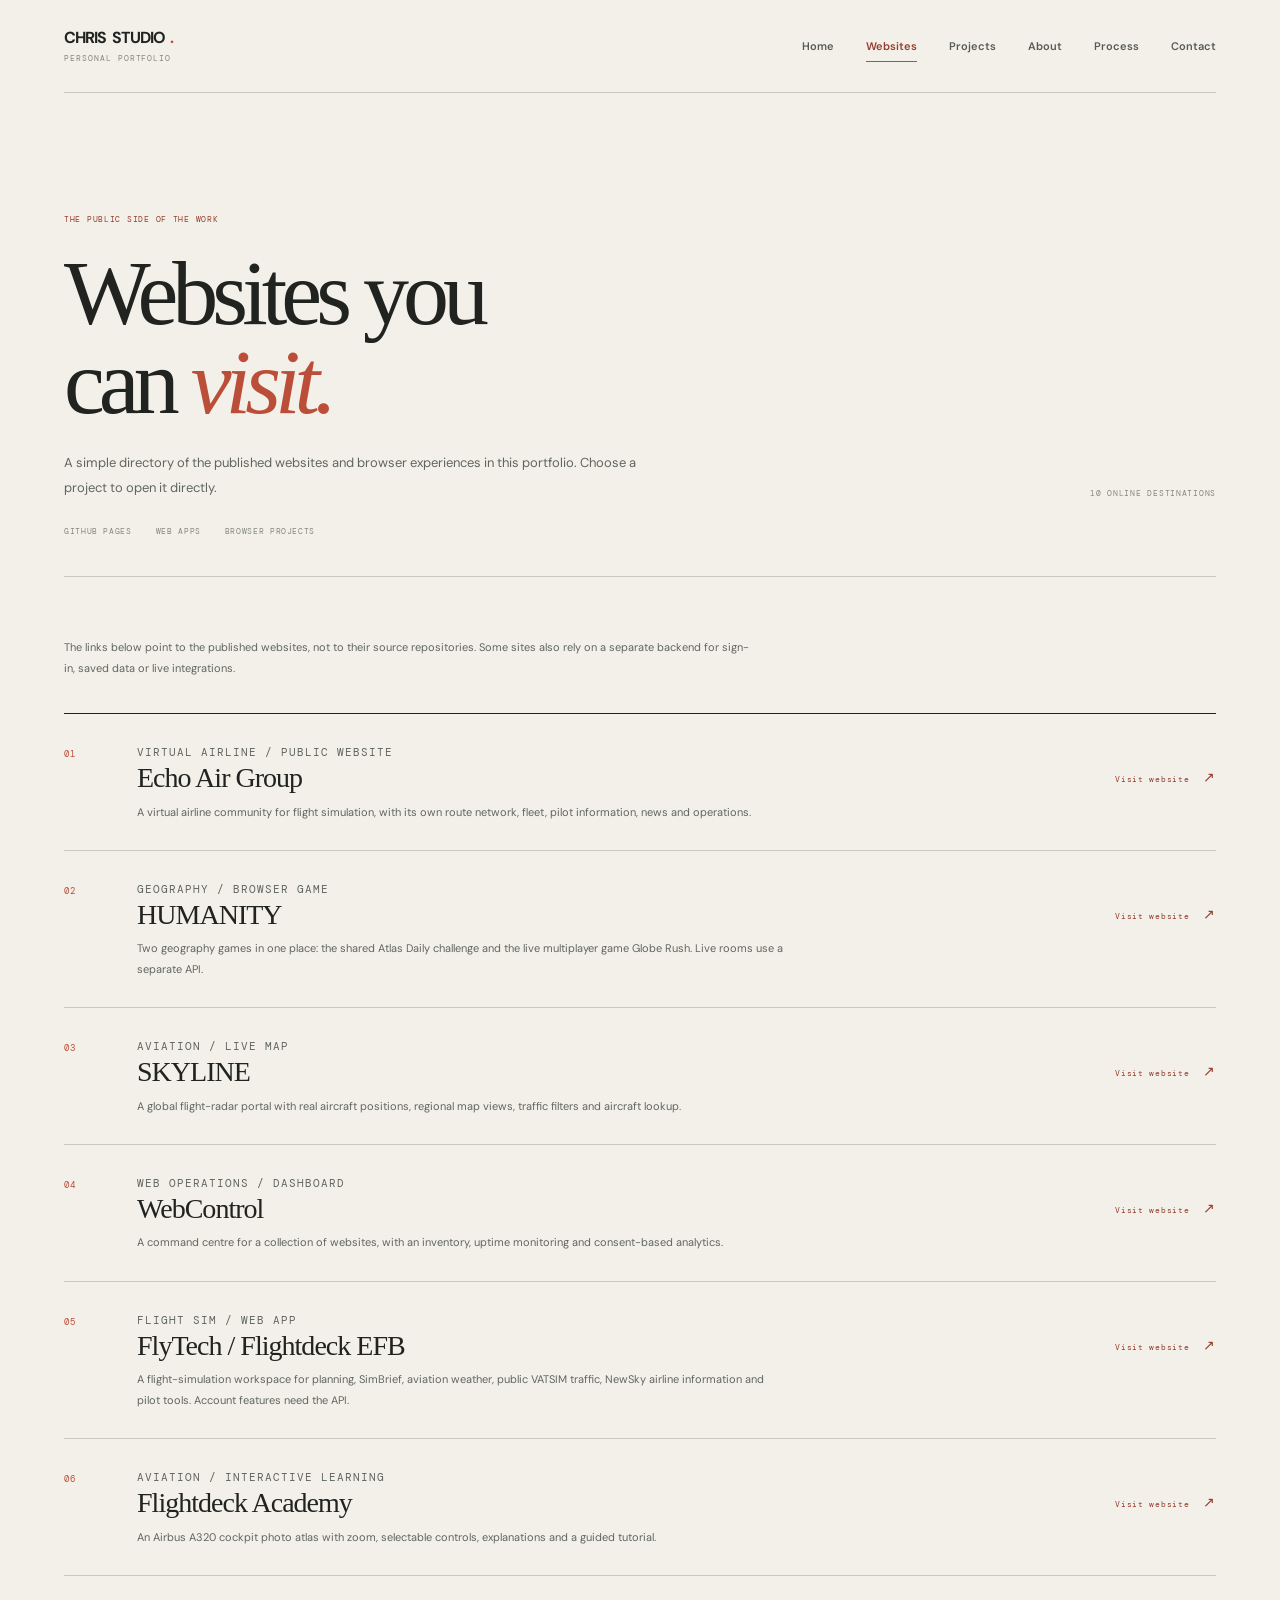
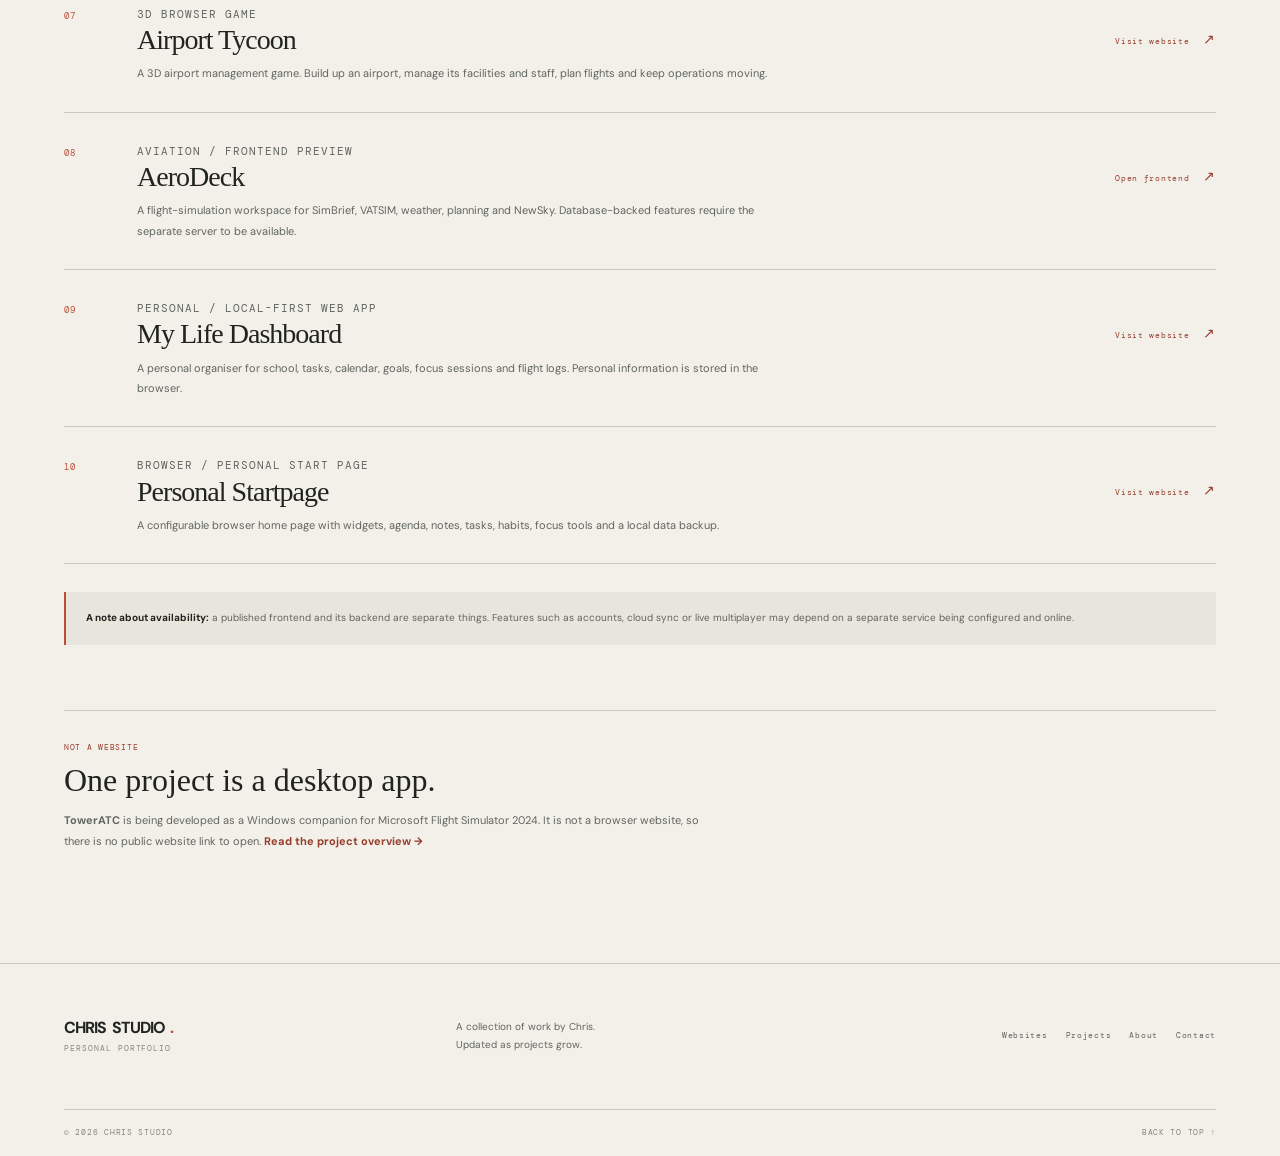
<file: websites.html>
<!doctype html>
<html lang="en">
<head>
<meta charset="utf-8"><meta name="viewport" content="width=device-width, initial-scale=1"><meta name="theme-color" content="#f2f0e9">
<title>Websites — Chris Studio</title><meta name="description" content="The published websites and browser projects made by Chris.">
<link rel="icon" href="assets/favicon.svg" type="image/svg+xml"><link rel="preconnect" href="https://fonts.googleapis.com"><link rel="preconnect" href="https://fonts.gstatic.com" crossorigin>
<link href="https://fonts.googleapis.com/css2?family=DM+Sans:wght@400;500;600;700&family=DM+Mono:wght@400;500&display=swap" rel="stylesheet"><link rel="stylesheet" href="styles.css">
<meta property="og:type" content="website"><meta property="og:title" content="Websites — Chris Studio"><meta property="og:description" content="A directory of published websites by Chris."><meta property="og:image" content="https://echoairgroup.github.io/CHRIS-STUDIO/assets/social-card.svg">
</head>
<body data-page="websites">
<a class="skip-link" href="#main">Skip to content</a>
<header class="site-header">
<a class="wordmark" href="index.html"><span>CHRIS</span> STUDIO<span class="wordmark-period">.</span><small>PERSONAL PORTFOLIO</small></a>
<button class="menu-toggle" type="button" aria-expanded="false" aria-controls="primary-nav">Menu <span>＋</span></button>
<nav class="primary-nav" id="primary-nav" aria-label="Main navigation"><a href="index.html" data-page-link="home">Home</a><a href="websites.html" data-page-link="websites">Websites</a><a href="projects.html" data-page-link="projects">Projects</a><a href="about.html" data-page-link="about">About</a><a href="journey.html" data-page-link="journey">Process</a><a href="contact.html" data-page-link="contact">Contact</a></nav>
</header>
<main id="main">
<section class="page-hero page-width">
<p class="page-kicker">THE PUBLIC SIDE OF THE WORK</p>
<h1>Websites you<br>can <em>visit.</em></h1>
<div class="page-hero-bottom"><p class="page-lead">A simple directory of the published websites and browser experiences in this portfolio. Choose a project to open it directly.</p><span class="page-index">10 ONLINE DESTINATIONS</span></div>
<div class="page-meta"><span>GITHUB PAGES</span><span>WEB APPS</span><span>BROWSER PROJECTS</span></div>
</section>

<section class="website-directory page-width">
<p class="directory-intro">The links below point to the published websites, not to their source repositories. Some sites also rely on a separate backend for sign-in, saved data or live integrations.</p>
<div class="website-list">
  <article class="website-row"><span class="website-index">01</span><div class="website-info"><p class="website-state">VIRTUAL AIRLINE / PUBLIC WEBSITE</p><h2>Echo Air Group</h2><p>A virtual airline community for flight simulation, with its own route network, fleet, pilot information, news and operations.</p></div><a class="website-action" href="https://echoairgroup.github.io/Echo-Air-Group/" target="_blank" rel="noreferrer">Visit website <span>↗</span></a></article>
  <article class="website-row"><span class="website-index">02</span><div class="website-info"><p class="website-state">GEOGRAPHY / BROWSER GAME</p><h2>HUMANITY</h2><p>Two geography games in one place: the shared Atlas Daily challenge and the live multiplayer game Globe Rush. Live rooms use a separate API.</p></div><a class="website-action" href="https://echoairgroup.github.io/HUMANITY/" target="_blank" rel="noreferrer">Visit website <span>↗</span></a></article>
  <article class="website-row"><span class="website-index">03</span><div class="website-info"><p class="website-state">AVIATION / LIVE MAP</p><h2>SKYLINE</h2><p>A global flight-radar portal with real aircraft positions, regional map views, traffic filters and aircraft lookup.</p></div><a class="website-action" href="https://echoairgroup.github.io/SKYLINE/" target="_blank" rel="noreferrer">Visit website <span>↗</span></a></article>
  <article class="website-row"><span class="website-index">04</span><div class="website-info"><p class="website-state">WEB OPERATIONS / DASHBOARD</p><h2>WebControl</h2><p>A command centre for a collection of websites, with an inventory, uptime monitoring and consent-based analytics.</p></div><a class="website-action" href="https://echoairgroup.github.io/webcontrol/" target="_blank" rel="noreferrer">Visit website <span>↗</span></a></article>
  <article class="website-row"><span class="website-index">05</span><div class="website-info"><p class="website-state">FLIGHT SIM / WEB APP</p><h2>FlyTech / Flightdeck EFB</h2><p>A flight-simulation workspace for planning, SimBrief, aviation weather, public VATSIM traffic, NewSky airline information and pilot tools. Account features need the API.</p></div><a class="website-action" href="https://echoairgroup.github.io/flightdeck-efb/" target="_blank" rel="noreferrer">Visit website <span>↗</span></a></article>
  <article class="website-row"><span class="website-index">06</span><div class="website-info"><p class="website-state">AVIATION / INTERACTIVE LEARNING</p><h2>Flightdeck Academy</h2><p>An Airbus A320 cockpit photo atlas with zoom, selectable controls, explanations and a guided tutorial.</p></div><a class="website-action" href="https://echoairgroup.github.io/Flightdeck-Academy/" target="_blank" rel="noreferrer">Visit website <span>↗</span></a></article>
  <article class="website-row"><span class="website-index">07</span><div class="website-info"><p class="website-state">3D BROWSER GAME</p><h2>Airport Tycoon</h2><p>A 3D airport management game. Build up an airport, manage its facilities and staff, plan flights and keep operations moving.</p></div><a class="website-action" href="https://echoairgroup.github.io/airport-tycoon/" target="_blank" rel="noreferrer">Visit website <span>↗</span></a></article>
  <article class="website-row"><span class="website-index">08</span><div class="website-info"><p class="website-state">AVIATION / FRONTEND PREVIEW</p><h2>AeroDeck</h2><p>A flight-simulation workspace for SimBrief, VATSIM, weather, planning and NewSky. Database-backed features require the separate server to be available.</p></div><a class="website-action" href="https://echoairgroup.github.io/aerodeck/" target="_blank" rel="noreferrer">Open frontend <span>↗</span></a></article>
  <article class="website-row"><span class="website-index">09</span><div class="website-info"><p class="website-state">PERSONAL / LOCAL-FIRST WEB APP</p><h2>My Life Dashboard</h2><p>A personal organiser for school, tasks, calendar, goals, focus sessions and flight logs. Personal information is stored in the browser.</p></div><a class="website-action" href="https://echoairgroup.github.io/My-Life-Dashboard/" target="_blank" rel="noreferrer">Visit website <span>↗</span></a></article>
  <article class="website-row"><span class="website-index">10</span><div class="website-info"><p class="website-state">BROWSER / PERSONAL START PAGE</p><h2>Personal Startpage</h2><p>A configurable browser home page with widgets, agenda, notes, tasks, habits, focus tools and a local data backup.</p></div><a class="website-action" href="https://echoairgroup.github.io/Personal-Startpage/" target="_blank" rel="noreferrer">Visit website <span>↗</span></a></article>
</div>

<div class="website-note"><b>A note about availability:</b> a published frontend and its backend are separate things. Features such as accounts, cloud sync or live multiplayer may depend on a separate service being configured and online.</div>

<section class="project-only">
<p class="section-label">NOT A WEBSITE</p>
<h2>One project is a desktop app.</h2>
<p><b>TowerATC</b> is being developed as a Windows companion for Microsoft Flight Simulator 2024. It is not a browser website, so there is no public website link to open. <a href="project-details.html#tower-atc">Read the project overview →</a></p>
</section>
</section>
</main>
<footer class="site-footer"><div class="page-width footer-main"><a class="wordmark" href="index.html"><span>CHRIS</span> STUDIO<span class="wordmark-period">.</span><small>PERSONAL PORTFOLIO</small></a><p>A collection of work by Chris.<br>Updated as projects grow.</p><nav class="footer-nav"><a href="websites.html">Websites</a><a href="projects.html">Projects</a><a href="about.html">About</a><a href="contact.html">Contact</a></nav></div><div class="page-width footer-bottom"><span>© <span data-year>2026</span> CHRIS STUDIO</span><a href="#main">BACK TO TOP ↑</a></div></footer>
<script src="script.js" defer></script>
</body>
</html>
</file>
<file: styles.css>
/* Chris Studio — editorial portfolio */
:root{
  --paper:#f2f0e9;
  --paper-deep:#e8e5dc;
  --ink:#20231f;
  --muted:#60665e;
  --quiet:#85887e;
  --line:#cbc9bf;
  --accent:#bb4e38;
  --accent-dark:#963d2d;
  --green:#7c8069;
  --sans:"DM Sans",Arial,sans-serif;
  --mono:"DM Mono",Consolas,monospace;
  --serif:Georgia,"Times New Roman",serif;
  --width:1160px;
  --gutter:clamp(22px,5vw,70px);
}
*{box-sizing:border-box}
html{scroll-behavior:smooth;scroll-padding-top:35px}
body{margin:0;min-width:320px;background:var(--paper);color:var(--ink);font-family:var(--sans);font-size:14px;line-height:1.65}
a{color:inherit;text-decoration:none}
button,input{font:inherit}
button{color:inherit}
[hidden]{display:none!important}
::selection{background:#ddaa97;color:#211b18}
.page-width{width:min(var(--width),calc(100% - var(--gutter)*2));margin-inline:auto}
.skip-link{position:absolute;top:-60px;left:12px;z-index:1000;padding:10px 14px;background:var(--ink);color:var(--paper)}
.skip-link:focus{top:12px}
.site-header{width:min(var(--width),calc(100% - var(--gutter)*2));min-height:93px;margin:auto;display:flex;align-items:center;justify-content:space-between;gap:35px;border-bottom:1px solid var(--line)}
.wordmark{display:flex;align-items:baseline;flex-wrap:wrap;column-gap:5px;font-size:16px;font-weight:700;letter-spacing:-.055em;line-height:1.15;white-space:nowrap}
.wordmark>span:first-child{font-weight:700}
.wordmark-period{color:var(--accent)}
.wordmark small{flex-basis:100%;margin-top:6px;color:var(--quiet);font:8px var(--mono);letter-spacing:.12em}
.primary-nav{display:flex;align-items:center;gap:clamp(15px,2.5vw,32px)}
.primary-nav a{position:relative;padding:8px 0;color:#565c54;font-size:11px;font-weight:600;transition:color .2s}
.primary-nav a:hover,.primary-nav a[aria-current=page]{color:var(--accent-dark)}
.primary-nav a[aria-current=page]:after{content:"";position:absolute;left:0;right:0;bottom:1px;height:1px;background:var(--accent)}
.menu-toggle{display:none}
.eyebrow,.section-label,.aside-index,.aside-small,.hero-bottom,.item-type,.item-number,.item-link,.section-end,.compact-list> a>span,.compact-list small,.closing-bottom .under-link,.page-index,.page-kicker,.project-category,.project-link,.filter-button,.project-search,.project-count,.website-index,.website-state,.website-action,.detail-label,.footer-bottom,.footer-nav{font-family:var(--mono);font-size:9px;letter-spacing:.09em}
.hero{position:relative;min-height:620px;padding-top:clamp(90px,12vw,155px);padding-bottom:92px;display:grid;grid-template-columns:1.3fr .7fr;align-items:center;gap:10%}
.hero-main{max-width:790px}
.eyebrow{margin:0 0 28px;color:var(--muted);font-size:9px}
.eyebrow span{padding-inline:7px;color:var(--accent)}
.hero h1{margin:0;font:400 clamp(60px,8.5vw,112px)/.93 var(--serif);letter-spacing:-.065em}
.hero h1 em{color:var(--accent);font-weight:400}
.hero-copy{max-width:520px;margin:31px 0 25px;color:#50574f;font-size:14px;line-height:1.9}
.under-link{display:inline-flex;align-items:center;gap:16px;padding-bottom:5px;border-bottom:1px solid var(--accent);color:var(--accent-dark);font-size:11px;font-weight:700}
.under-link span{font-size:15px}
.hero-aside{align-self:center;max-width:260px;padding:17px 0 18px 22px;border-left:2px solid var(--accent)}
.aside-index{margin:0 0 18px;color:var(--quiet);font-size:8px}
.hero-aside>p:nth-child(2){margin:0;font:400 22px/1.45 var(--serif)}
.aside-small{margin:24px 0 0;color:var(--quiet);font-size:7px;line-height:1.8}
.hero-bottom{position:absolute;left:0;right:0;bottom:26px;display:flex;justify-content:space-between;color:var(--quiet);font-size:8px}
.hero-bottom a{color:var(--accent-dark)}
.intro-line{display:grid;grid-template-columns:190px 1fr;gap:40px;padding-block:31px 35px;border-top:1px solid var(--line);border-bottom:1px solid var(--line)}
.section-label{margin:0;color:var(--accent-dark);font-size:8px}
.intro-line>p:last-child{max-width:710px;margin:0;font:400 22px/1.5 var(--serif)}
.section{padding-top:105px;padding-bottom:110px}
.section-heading{display:flex;justify-content:space-between;align-items:end;gap:35px;margin-bottom:38px}
.section-heading h2,.about-band h2,.closing h2{margin:9px 0 0;font:400 clamp(43px,5.4vw,69px)/.98 var(--serif);letter-spacing:-.06em}
.section-heading h2 em,.about-band h2 em{color:var(--accent);font-weight:400}
.heading-note{max-width:300px;margin:0 0 4px;color:var(--muted);font-size:11px;line-height:1.8}
.selected-list{border-top:1px solid var(--ink)}
.selected-row{display:grid;grid-template-columns:55px minmax(0,1fr) 145px;gap:23px;align-items:start;padding:25px 0 26px;border-bottom:1px solid var(--line)}
.item-number{padding-top:4px;color:var(--accent);font-size:10px}
.item-main{max-width:700px}
.item-type{margin:0 0 7px;color:var(--quiet);font-size:7px}
.item-main h3{margin:0 0 7px;font:400 29px/1.15 var(--serif);letter-spacing:-.035em}
.item-main>p:last-child{max-width:590px;margin:0;color:var(--muted);font-size:11px;line-height:1.8}
.item-link{justify-self:end;margin-top:35px;color:var(--accent-dark);font-size:8px;white-space:nowrap}
.item-link span{margin-left:9px;font-size:14px}
.item-link:hover,.under-link:hover,.section-end a:hover{color:var(--ink)}
.section-end{display:flex;align-items:center;justify-content:space-between;gap:20px;padding-top:20px;color:var(--quiet);font-size:8px}
.section-end a{color:var(--accent-dark);font:600 10px var(--sans);letter-spacing:0}
.about-band{background:var(--paper-deep);border-block:1px solid var(--line)}
.about-band-inner{display:grid;grid-template-columns:190px 1fr;gap:40px;padding-block:80px 88px}
.about-band h2{margin-top:0}
.about-band-inner>div>p:not(.section-label){max-width:570px;margin:21px 0 23px;color:var(--muted);font-size:12px;line-height:1.9}
.compact-list{border-top:1px solid var(--ink)}
.compact-list>a{display:grid;grid-template-columns:45px minmax(200px,1fr) 230px 20px;gap:17px;align-items:center;padding:17px 6px;border-bottom:1px solid var(--line);transition:padding .2s,background .2s}
.compact-list>a:hover{padding-inline:13px;background:rgba(187,78,56,.045)}
.compact-list>a>span{color:var(--accent);font-size:9px}
.compact-list b{font:400 19px var(--serif);letter-spacing:-.02em}
.compact-list small{color:var(--quiet);font-size:7px}
.compact-list i{color:var(--accent);font-style:normal;text-align:right}
.closing{display:grid;grid-template-columns:1fr 1fr;gap:50px;align-items:end;padding-top:83px;padding-bottom:90px;border-top:1px solid var(--line)}
.closing h2{font-size:clamp(50px,6.5vw,82px)}
.closing h2 span{color:var(--accent)}
.closing-bottom{max-width:380px}
.closing-bottom p{margin:0 0 20px;color:var(--muted);font-size:12px;line-height:1.9}
.site-footer{border-top:1px solid var(--line)}
.footer-main{min-height:145px;display:grid;grid-template-columns:1fr 1fr 1fr;align-items:center;gap:25px}
.footer-main>p{margin:0;color:var(--muted);font-size:10px;line-height:1.8}
.footer-nav{display:flex;justify-content:flex-end;gap:18px;color:var(--muted);font-size:8px}
.footer-nav a:hover{color:var(--accent-dark)}
.footer-bottom{min-height:47px;display:flex;align-items:center;justify-content:space-between;border-top:1px solid var(--line);color:var(--quiet);font-size:8px}

/* Interior page introductions */
.page-hero{padding-top:clamp(80px,10vw,120px);padding-bottom:40px;border-bottom:1px solid var(--line)}
.page-kicker{margin:0;color:var(--accent-dark);font-size:8px}
.page-hero h1{margin:23px 0 25px;font:400 clamp(55px,7.8vw,92px)/.96 var(--serif);letter-spacing:-.065em}
.page-hero h1 em{color:var(--accent);font-weight:400}
.page-hero-bottom{display:flex;justify-content:space-between;align-items:end;gap:35px}
.page-lead{max-width:600px;margin:0;color:var(--muted);font-size:13px;line-height:1.9}
.page-index{color:var(--quiet);font-size:8px;white-space:nowrap}
.page-meta{display:flex;gap:24px;flex-wrap:wrap;margin-top:26px;color:var(--quiet);font:8px var(--mono);letter-spacing:.08em}

/* Website directory */
.website-directory{padding-top:60px;padding-bottom:100px}
.directory-intro{max-width:690px;margin:0 0 34px;color:var(--muted);font-size:11px;line-height:1.9}
.website-list{border-top:1px solid var(--ink)}
.website-row{display:grid;grid-template-columns:48px minmax(0,1fr) 150px;gap:25px;align-items:start;padding:28px 0;border-bottom:1px solid var(--line)}
.website-index{padding-top:5px;color:var(--accent);font-size:9px}
.website-info{max-width:760px}
.website-state{margin:0 0 7px;color:var(--quiet);font-size:7px}
.website-info h2{margin:0 0 7px;font:400 28px/1.15 var(--serif);letter-spacing:-.035em}
.website-info p{max-width:650px;margin:0;color:var(--muted);font-size:11px;line-height:1.85}
.website-action{justify-self:end;margin-top:24px;color:var(--accent-dark);font-size:8px;white-space:nowrap}
.website-action span{margin-left:8px;font-size:14px}
.website-action:hover{color:var(--ink)}
.website-note{margin-top:28px;padding:17px 20px;background:var(--paper-deep);border-left:2px solid var(--accent);color:var(--muted);font-size:10px;line-height:1.85}
.website-note b{color:var(--ink)}
.project-only{margin-top:65px;padding-top:30px;border-top:1px solid var(--line)}
.project-only h2{margin:8px 0 8px;font:400 32px var(--serif)}
.project-only>p:last-child{max-width:650px;color:var(--muted);font-size:11px;line-height:1.9}
.project-only a{color:var(--accent-dark);font-weight:700}

/* Project directory */
.project-browser{padding-top:54px;padding-bottom:105px}
.project-intro{max-width:760px;margin:0 0 28px;color:var(--muted);font-size:11px;line-height:1.9}
.project-toolbar{display:flex;align-items:center;justify-content:space-between;gap:25px;padding:15px 0 22px;border-top:1px solid var(--line)}
.filter-buttons{display:flex;gap:18px;flex-wrap:wrap}
.filter-button{padding:5px 0;border:0;border-bottom:1px solid transparent;background:none;color:var(--muted);cursor:pointer;font-size:8px}
.filter-button:hover,.filter-button.active{border-color:var(--accent);color:var(--accent-dark)}
.project-search{width:220px;display:flex;align-items:center;gap:8px;border-bottom:1px solid var(--line);color:var(--quiet);font-size:8px}
.project-search input{width:100%;padding:7px 0;border:0;outline:0;background:transparent;color:var(--ink);font:10px var(--sans)}
.project-search input::placeholder{color:var(--quiet)}
.project-count{display:flex;justify-content:space-between;margin:0 0 10px;color:var(--quiet);font-size:7px}
.project-list{border-top:1px solid var(--ink)}
.project-row{display:grid;grid-template-columns:45px 190px minmax(0,1fr) 130px;gap:18px;align-items:start;padding:24px 0;border-bottom:1px solid var(--line)}
.project-row[hidden]{display:none}
.project-number{padding-top:3px;color:var(--accent);font:9px var(--mono)}
.project-category{padding-top:4px;color:var(--quiet);font-size:7px;line-height:1.7}
.project-copy h2{margin:0 0 6px;font:400 25px/1.15 var(--serif);letter-spacing:-.035em}
.project-copy p{max-width:650px;margin:0;color:var(--muted);font-size:10px;line-height:1.85}
.project-link{justify-self:end;margin-top:4px;color:var(--accent-dark);font-size:8px;white-space:nowrap}
.project-link span{margin-left:7px;font-size:13px}
.project-link:hover{color:var(--ink)}
.project-count strong{font-weight:400}
.empty-state{padding:35px 0;border-bottom:1px solid var(--line);color:var(--muted);font-size:11px}
.project-footnote{max-width:730px;margin-top:24px;color:var(--quiet);font-size:9px;line-height:1.85}

/* Detailed project notes */
.details-section{padding-block:44px 85px}
.detail-entry{display:grid;grid-template-columns:165px minmax(0,1fr);gap:30px;padding:30px 0;border-bottom:1px solid var(--line);scroll-margin-top:35px}
.detail-label{color:var(--accent-dark);font-size:8px}
.detail-entry h2{margin:0 0 8px;font:400 29px var(--serif)}
.detail-entry p{max-width:700px;margin:0;color:var(--muted);font-size:11px;line-height:1.9}
.detail-entry a{display:inline-block;margin-top:13px;color:var(--accent-dark);font-size:10px;font-weight:700}

/* About and process */
.story-section{display:grid;grid-template-columns:190px minmax(0,1fr);gap:50px;padding-top:74px;padding-bottom:95px}
.story-mark{width:150px;height:180px;display:flex;align-items:flex-start;justify-content:flex-start;padding-top:8px;border-top:2px solid var(--accent);font:400 84px/.95 var(--serif);color:var(--accent)}
.story-copy{max-width:760px}
.story-copy .story-lead{margin:0 0 26px;font:400 clamp(23px,3vw,36px)/1.4 var(--serif)}
.story-copy>p:not(.story-lead){margin:0 0 18px;color:var(--muted);font-size:12px;line-height:2}
.story-signature{display:flex;justify-content:space-between;gap:20px;margin-top:35px;padding-top:15px;border-top:1px solid var(--line);color:var(--quiet);font:8px var(--mono);letter-spacing:.1em}
.story-signature b{color:var(--accent);font-size:11px}
.values-section{background:var(--paper-deep);border-block:1px solid var(--line)}
.values-grid{display:grid;grid-template-columns:repeat(3,1fr);gap:30px;padding-block:48px}
.value-card{padding-top:14px;border-top:1px solid var(--accent)}
.value-card span{color:var(--accent-dark);font:8px var(--mono)}
.value-card h2{margin:15px 0 8px;font:400 23px var(--serif)}
.value-card p{max-width:310px;margin:0;color:var(--muted);font-size:10px;line-height:1.9}
.journey-intro{display:grid;grid-template-columns:190px 1fr;gap:40px;padding-top:75px;padding-bottom:40px}
.journey-intro>p:last-child{max-width:760px;margin:0;font:400 clamp(24px,3.5vw,39px)/1.45 var(--serif)}
.journey-intro em{color:var(--accent)}
.timeline{padding-bottom:85px}
.timeline-row{display:grid;grid-template-columns:55px 1fr 140px;gap:20px;padding:25px 0;border-top:1px solid var(--line)}
.timeline-number{color:var(--accent);font:10px var(--mono)}
.timeline-copy h2{margin:0 0 7px;font:400 24px var(--serif)}
.timeline-copy p{max-width:660px;margin:0;color:var(--muted);font-size:11px;line-height:1.9}
.timeline-side{padding-top:4px;color:var(--quiet);text-align:right;font:7px/1.7 var(--mono)}
.process-note{padding-block:18px;border-block:1px solid var(--line);background:var(--paper-deep);color:var(--muted);font-size:10px;line-height:1.8}

/* Contact and 404 */
.contact-main{display:grid;grid-template-columns:1fr 1fr;gap:60px;padding-block:75px 100px}
.contact-main h2{margin:0 0 10px;font:400 33px var(--serif)}
.contact-main p{max-width:480px;margin:0 0 18px;color:var(--muted);font-size:11px;line-height:1.9}
.contact-main a{color:var(--accent-dark);font-size:10px;font-weight:700}
.not-found{min-height:65vh;padding-block:90px;display:flex;flex-direction:column;align-items:flex-start;justify-content:center}
.not-found h1{margin:20px 0;font:400 clamp(65px,10vw,110px)/.95 var(--serif)}
.not-found h1 em{color:var(--accent)}
.not-found p{max-width:470px;color:var(--muted);font-size:12px}
.not-found .under-link{margin-top:12px}

:focus-visible{outline:2px solid var(--accent);outline-offset:4px}
@media(max-width:900px){
  .site-header{gap:18px}
  .primary-nav{gap:16px}
  .hero{gap:6%}
  .project-row{grid-template-columns:35px 145px minmax(0,1fr) 112px;gap:12px}
  .website-row{grid-template-columns:35px minmax(0,1fr) 125px;gap:18px}
}
@media(max-width:680px){
  :root{--gutter:22px}
  .site-header{position:relative;min-height:76px;align-items:center;gap:14px}
  .wordmark{font-size:14px}
  .menu-toggle{display:inline-flex;align-items:center;gap:9px;padding:8px 0;border:0;background:none;color:var(--muted);font:9px var(--mono);text-transform:uppercase}
  .menu-toggle span{font-size:15px;color:var(--accent)}
  .primary-nav{display:none;position:absolute;z-index:10;top:75px;left:0;right:0;padding:10px 16px;background:var(--paper);border:1px solid var(--line);box-shadow:0 12px 22px rgba(0,0,0,.08);flex-direction:column;align-items:stretch;gap:0}
  .primary-nav.open{display:flex}
  .primary-nav a{padding:11px 0;border-bottom:1px solid var(--line);font-size:12px}
  .primary-nav a:last-child{border-bottom:0}
  .hero{min-height:0;display:flex;flex-direction:column;align-items:stretch;gap:38px;padding-top:83px;padding-bottom:73px}
  .hero h1{font-size:clamp(54px,15vw,82px)}
  .hero-copy{font-size:12px;margin-top:24px}
  .hero-aside{max-width:360px;align-self:flex-end}
  .hero-aside>p:nth-child(2){font-size:19px}
  .hero-bottom{font-size:7px;gap:20px}
  .hero-bottom span{max-width:150px}
  .intro-line{grid-template-columns:1fr;gap:12px;padding-block:22px}
  .intro-line>p:last-child{font-size:19px}
  .section{padding-block:75px}
  .section-heading{align-items:flex-start;flex-direction:column;gap:17px;margin-bottom:25px}
  .section-heading h2,.about-band h2{font-size:48px}
  .heading-note{max-width:410px}
  .selected-row{grid-template-columns:28px 1fr;gap:8px 12px;padding:20px 0}
  .item-number{grid-column:1;grid-row:1;font-size:8px}
  .item-main{grid-column:2}
  .item-main h3{font-size:25px}
  .item-link{grid-column:2;justify-self:start;margin-top:5px}
  .section-end{align-items:flex-start;flex-direction:column;gap:9px;font-size:7px}
  .about-band-inner{grid-template-columns:1fr;gap:19px;padding-block:55px}
  .about-band h2{font-size:42px}
  .compact-list>a{grid-template-columns:27px minmax(0,1fr) 17px;gap:9px;padding:14px 2px}
  .compact-list b{font-size:17px}
  .compact-list small{grid-column:2;grid-row:2;font-size:6px}
  .compact-list i{grid-column:3;grid-row:1/3}
  .closing{grid-template-columns:1fr;gap:25px;padding-block:65px}
  .closing h2{font-size:65px}
  .footer-main{min-height:0;grid-template-columns:1fr 1fr;gap:17px;padding-block:28px}
  .footer-main>p{justify-self:end;font-size:9px}
  .footer-nav{grid-column:1/-1;justify-content:flex-start;flex-wrap:wrap;gap:15px;padding-top:5px}
  .footer-bottom{min-height:44px;font-size:7px}
  .page-hero{padding-top:75px;padding-bottom:30px}
  .page-hero h1{font-size:clamp(50px,13vw,72px)}
  .page-hero-bottom{align-items:flex-start;flex-direction:column;gap:14px}
  .page-lead{font-size:12px}
  .page-meta{gap:12px;font-size:7px}
  .website-directory{padding-block:35px 70px}
  .website-row{grid-template-columns:27px 1fr;gap:8px 12px;padding:22px 0}
  .website-index{grid-column:1;grid-row:1}
  .website-info{grid-column:2}
  .website-info h2{font-size:25px}
  .website-action{grid-column:2;justify-self:start;margin-top:4px}
  .project-browser{padding-block:35px 70px}
  .project-toolbar{align-items:stretch;flex-direction:column;gap:12px}
  .filter-buttons{gap:13px}
  .filter-button{font-size:7px}
  .project-search{width:100%}
  .project-row{grid-template-columns:27px 1fr;gap:7px 12px;padding:20px 0}
  .project-number{grid-column:1;grid-row:1}
  .project-category{grid-column:2;grid-row:1;padding:0;font-size:6px}
  .project-copy{grid-column:2}
  .project-copy h2{font-size:24px}
  .project-link{grid-column:2;justify-self:start;margin-top:3px}
  .detail-entry{grid-template-columns:1fr;gap:8px;padding:22px 0}
  .story-section{grid-template-columns:1fr;gap:5px;padding-block:50px 65px}
  .story-mark{width:100px;height:95px;font-size:64px}
  .story-copy .story-lead{font-size:26px}
  .values-grid{grid-template-columns:1fr;gap:23px;padding-block:35px}
  .value-card h2{margin:11px 0 6px}
  .journey-intro{grid-template-columns:1fr;gap:15px;padding-block:55px 30px}
  .journey-intro>p:last-child{font-size:27px}
  .timeline{padding-bottom:60px}
  .timeline-row{grid-template-columns:26px 1fr;gap:10px;padding:20px 0}
  .timeline-copy h2{font-size:21px}
  .timeline-copy p{font-size:10px}
  .timeline-side{display:none}
  .contact-main{grid-template-columns:1fr;gap:35px;padding-block:50px 70px}
  .contact-main h2{font-size:27px}
  .not-found{min-height:60vh}
}
@media(prefers-reduced-motion:reduce){html{scroll-behavior:auto}*,*:before,*:after{transition-duration:.01ms!important;animation-duration:.01ms!important;animation-iteration-count:1!important}}
</file>
